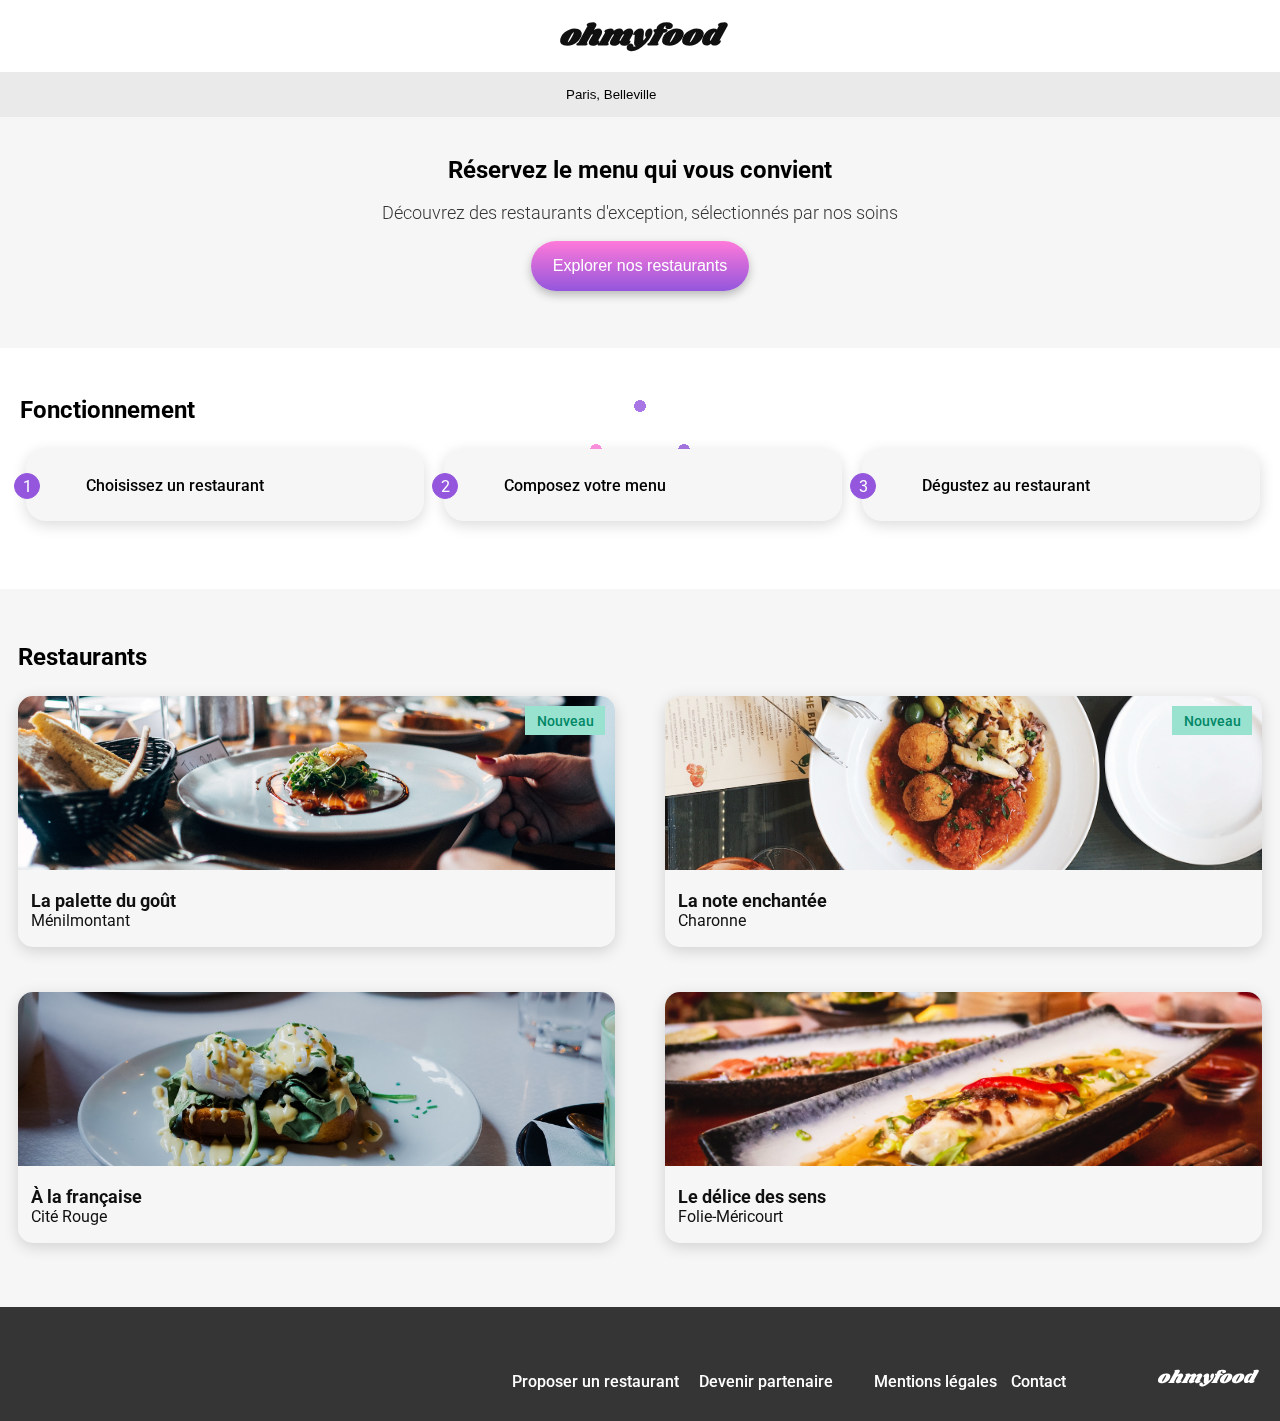
<file: public/index.html>
<!DOCTYPE html>
<html lang="en">

<head>
  <meta charset="UTF-8">
  <meta name="viewport" content="width=device-width, initial-scale=1.0">
  <link href="https://fonts.googleapis.com/css?family=Shrikhand" rel="stylesheet">
  <link rel="preconnect" href="https://fonts.googleapis.com">
  <link rel="preconnect" href="https://fonts.gstatic.com" crossorigin>
  <link href="https://fonts.googleapis.com/css2?family=Roboto&display=swap" rel="stylesheet">
  <link rel="stylesheet" href="https://cdnjs.cloudflare.com/ajax/libs/font-awesome/6.2.1/css/all.min.css"
    integrity="sha512-MV7K8+y+gLIBoVD59lQIYicR65iaqukzvf/nwasF0nqhPay5w/9lJmVM2hMDcnK1OnMGCdVK+iQrJ7lzPJQd1w=="
    crossorigin="anonymous" referrerpolicy="no-referrer">
  <link rel="stylesheet" href="../src/scss/main.css">
  <title>Ohmyfood</title>
</head>

<body>
  <div class="spinner-container">
    <div class="spinner"></div>
  </div>

  <div class="delayed-container">
    <!-- Header -->
    <header class="flex justify-center header">
      <h1 class="m-0">ohmyfood</h1>
    </header>

    <main>
      <!-- Location -->
      <div class="location-container">
        <div class="icon-container">
          <span class="fa-solid fa-location-dot"></span>
        </div>
        <input value="Paris, Belleville">
      </div>

      <!-- Description -->
      <section class="description p-0">
        <h2>
          Réservez le menu qui vous convient
        </h2>
        <p class="paragraph light">Découvrez des restaurants d'exception, sélectionnés par nos soins</p>
        <button type="button" class="btn description__btn bolder">
          Explorer nos restaurants
        </button>
      </section>

      <!-- Functioning -->
      <section class="functioning">
        <h2 class="functioning__title m-0">Fonctionnement</h2>
        <div class="functioning__cards">
          <div class="card">
            <span class="card__order">1</span>
            <div class="card__icon">
              <span class="fa-solid fa-mobile-screen-button"></span>
            </div>
            <p class="bolder">Choisissez un restaurant</p>
          </div>
          <div class="card">
            <span class="card__order">2</span>
            <div class="card__icon">
              <span class="fa-solid fa-list-ul"></span>
            </div>
            <p class="bolder">Composez votre menu</p>
          </div>
          <div class="card">
            <span class="card__order">3</span>
            <div class="card__icon card__icon--purple">
              <span class="fa-solid fa-store"></span>
            </div>
            <p class="bolder">Dégustez au restaurant</p>
          </div>
        </div>
      </section>

      <!-- Restaurants -->
      <section class="restaurants">
        <h2 class="m-0">Restaurants</h2>
        <div class="restaurants__cards">
          <a href="../src/pages/restaurants/palette-du-gout.html">
            <article class="card">
              <div class="card__img-container">
                <div class="card__img-container__new-tag bolder">Nouveau</div>
                <img class="card__img-container__img"
                  src="../src/assets/images/restaurants/jay-wennington-N_Y88TWmGwA-unsplash.jpg"
                  alt="La palette du goût">
              </div>
              <div class="card__text-container">
                <div class="card__text-container__text">
                  <h3 class="m-0">La palette du goût</h3>
                  <p class="m-0">Ménilmontant</p>
                </div>
                <div class="heart-container">
                  <span class="fa-regular fa-heart heart-empty"></span>
                  <span class="fa-solid fa-heart heart-plain"></span>
                </div>
              </div>
            </article>
          </a>
          <a href="../src/pages/restaurants/note-enchantee.html">
            <article class="card">
              <div class="card__img-container">
                <div class="card__img-container__new-tag bolder">Nouveau</div>
                <img class="card__img-container__img"
                  src="../src/assets/images/restaurants/stil-u2Lp8tXIcjw-unsplash.jpg" alt="La note enchantée">
              </div>
              <div class="card__text-container">
                <div class="card__text-container__text">
                  <h3 class="m-0">La note enchantée</h3>
                  <p class="m-0">Charonne</p>
                </div>
                <div class="heart-container">
                  <span class="fa-regular fa-heart heart-empty"></span>
                  <span class="fa-solid fa-heart heart-plain"></span>
                </div>
              </div>
            </article>
          </a>
          <a href="../src/pages/restaurants/a-la-francaise.html">
            <article class="card">
              <div class="card__img-container">
                <img class="card__img-container__img"
                  src="../src/assets/images/restaurants/toa-heftiba-DQKerTsQwi0-unsplash.jpg" alt="À la française">
              </div>
              <div class="card__text-container">
                <div class="card__text-container__text">
                  <h3 class="m-0">À la française</h3>
                  <p class="m-0">Cité Rouge</p>
                </div>
                <div class="heart-container">
                  <span class="fa-regular fa-heart heart-empty"></span>
                  <span class="fa-solid fa-heart heart-plain"></span>
                </div>
              </div>
            </article>
          </a>
          <a href="../src/pages/restaurants/delice-des-sens.html">
            <article class="card">
              <div class="card__img-container">
                <img class="card__img-container__img"
                  src="../src/assets/images/restaurants/louis-hansel-shotsoflouis-qNBGVyOCY8Q-unsplash.jpg"
                  alt="Le délice des sens">
              </div>
              <div class="card__text-container">
                <div class="card__text-container__text">
                  <h3 class="m-0">Le délice des sens</h3>
                  <p class="m-0">Folie-Méricourt</p>
                </div>
                <div class="heart-container">
                  <span class="fa-regular fa-heart heart-empty"></span>
                  <span class="fa-solid fa-heart heart-plain"></span>
                </div>
              </div>
            </article>
          </a>
        </div>
      </section>
    </main>

    <!-- Footer -->
    <footer class="footer-container">
      <h3 class="m-0 p-0 bolderer">ohmyfood</h3>
      <ul class="footer-container__list m-0 p-0">
        <li>
          <a href="#">
            <span class="fa-solid fa-utensils m-r"></span>
            <span class="footer-li-large">Proposer un restaurant</span>
          </a>
        </li>
        <li>
          <a href="#">
            <span class="fa-solid fa-handshake rotate m-r"></span>
            <span class="footer-li-large">Devenir partenaire</span>
          </a>
        </li>
        <li class="footer-li-small">
          <a href="#">
            Mentions légales
          </a>
        </li>
        <li class="footer-li-small">
          <a href="mailto:fausseadresse@gmail.com">
            Contact
          </a>
        </li>
      </ul>
    </footer>
  </div>
</body>

</html>
</file>
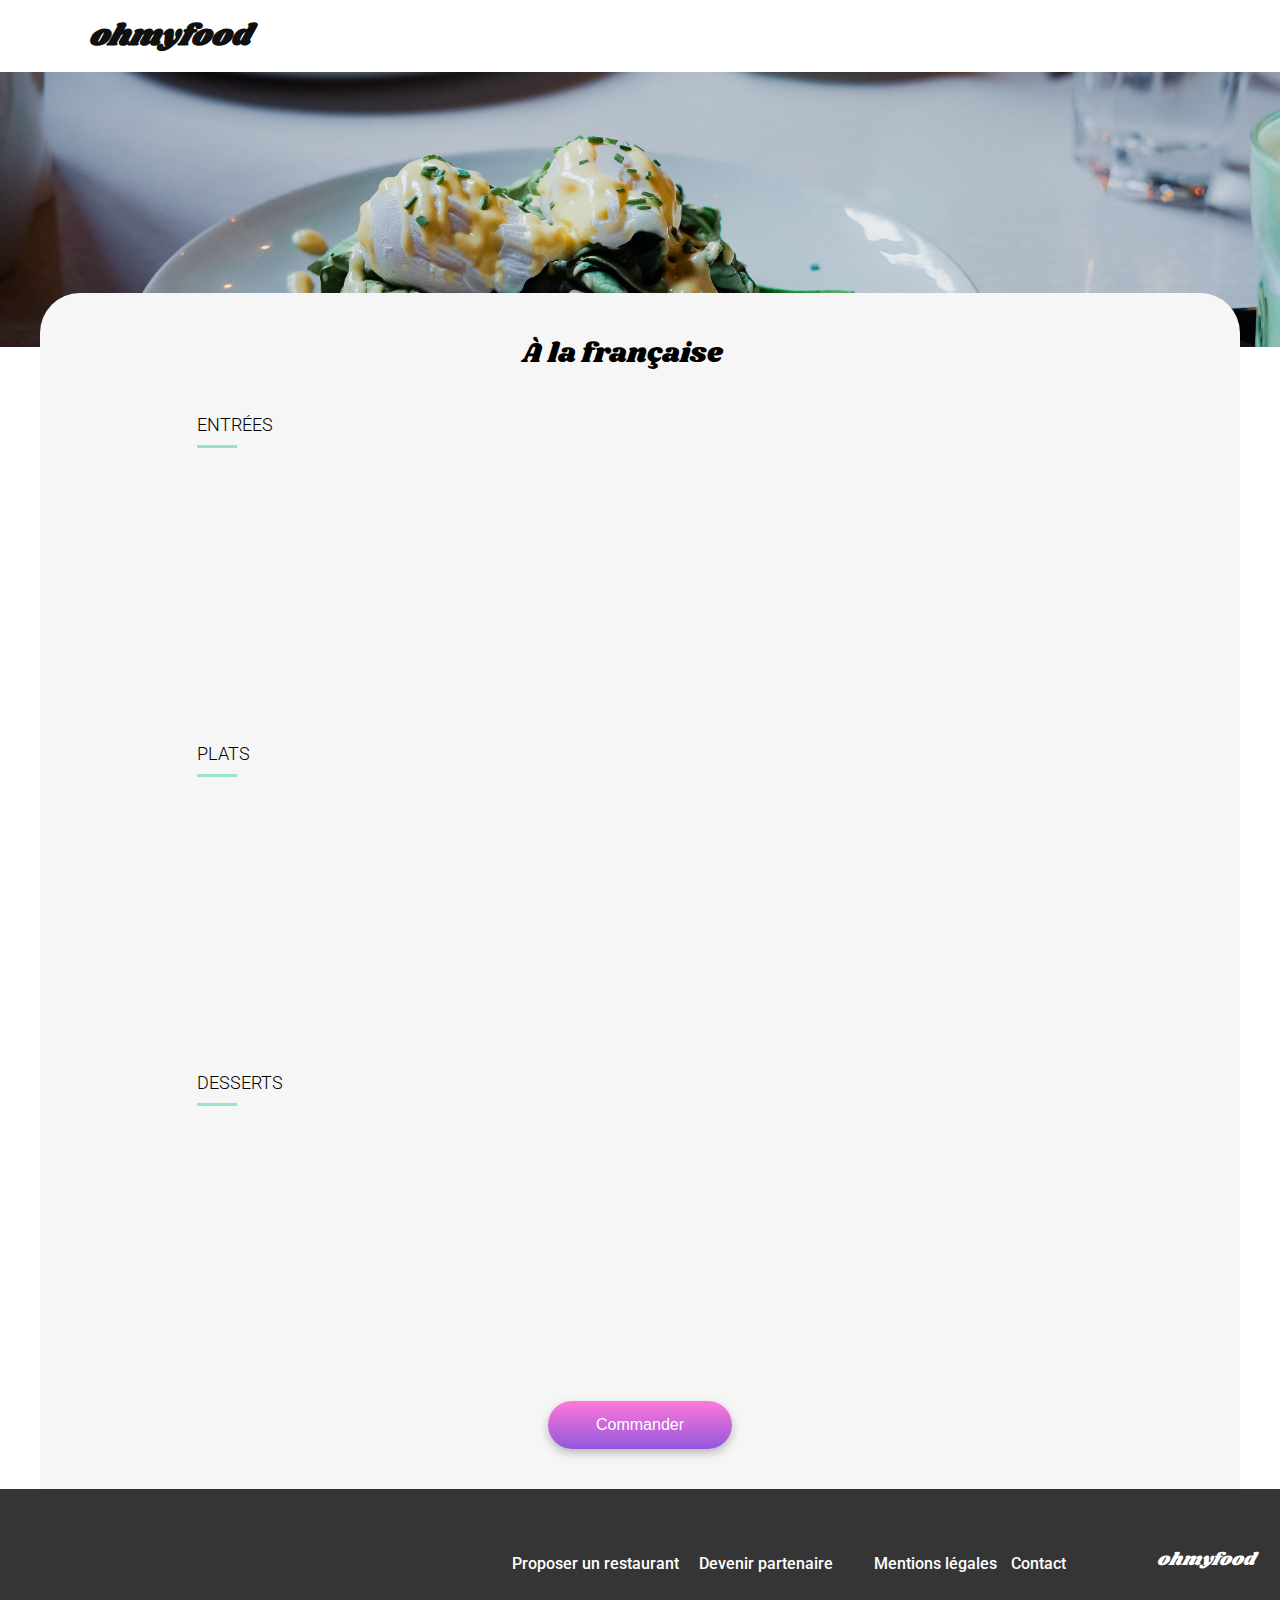
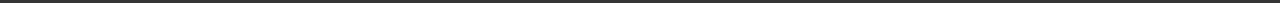
<file: src/pages/restaurants/a-la-francaise.html>
<!DOCTYPE html>
<html lang="en">

<head>
  <meta charset="UTF-8">
  <meta name="viewport" content="width=device-width, initial-scale=1.0">
  <link href="https://fonts.googleapis.com/css?family=Shrikhand" rel="stylesheet">
  <link rel="preconnect" href="https://fonts.googleapis.com">
  <link rel="preconnect" href="https://fonts.gstatic.com" crossorigin>
  <link href="https://fonts.googleapis.com/css2?family=Roboto&display=swap" rel="stylesheet">
  <link rel="stylesheet" href="https://cdnjs.cloudflare.com/ajax/libs/font-awesome/6.2.1/css/all.min.css"
    integrity="sha512-MV7K8+y+gLIBoVD59lQIYicR65iaqukzvf/nwasF0nqhPay5w/9lJmVM2hMDcnK1OnMGCdVK+iQrJ7lzPJQd1w=="
    crossorigin="anonymous" referrerpolicy="no-referrer">
  <link rel="stylesheet" href="../../scss/main.css">
  <title>À la française</title>
</head>


<body>
  <header class="flex header">
    <a class="flex header__back-nav" href="../../../public/index.html">
      <span class="fa-solid fa-arrow-left"></span>
    </a>
    <h1 class="m-0 header__title">ohmyfood</h1>
  </header>

  <!-- Main -->
  <main>
    <img class="img-restaurant" src="../../assets/images/restaurants/toa-heftiba-DQKerTsQwi0-unsplash.jpg"
      alt="À la française">

    <!-- Menu -->
    <section class="menu-container">
      <div class="flex menu__title">
        <h2 class="restaurant-name bolderer m-0 p-0">À la française</h2>
        <div class="heart-container">
          <span class="fa-regular fa-heart heart-empty"></span>
          <span class="fa-solid fa-heart heart-plain"></span>
        </div>
      </div>
      <div class="menu">
        <div class="course--1">
          <div class="course--1__title--1 m-0 p-0">
            <h3 class="course--1__title light m-0 p-0">Entrées</h3>
            <div class="course--1__title-line"></div>
          </div>
          <div class="course--1__cards">
            <article class="card--1">
              <div class="card--1__content">
                <div class="card--1__content__dish-text">
                  <h4 class="card--1__content__dish-text__title m-0">Tartare de poulpe acidulé</h4>
                  <p class="card--1__content__dish-text__subtitle m-0">Aux zestes d'orange</p>
                </div>
                <div class="flex card--1__content__dish-price bold">25€</div>
              </div>
              <div class="check m-0 p-0">
                <span class="fa-solid fa-circle-check check__icon"></span>
              </div>
            </article>
            <article class="card--2">
              <div class="card--2__content">
                <div class="card--2__content__dish-text">
                  <h4 class="card--2__content__dish-text__title m-0">Velouté de légumes d'antan</h4>
                  <p class="card--2__content__dish-text__subtitle m-0">Carotte, panais, topinambour</p>
                </div>
                <div class="flex card--2__content__dish-price bold">35€</div>
              </div>
              <div class="check m-0 p-0">
                <span class="fa-solid fa-circle-check check__icon"></span>
              </div>
            </article>
            <article class="card--3">
              <div class="card--3__content">
                <div class=" card--3__content__dish-text">
                  <h4 class="card--3__content__dish-text__title m-0">Soupe à l'oignon</h4>
                  <p class="card--3__content__dish-text__subtitle m-0">Revisitée</p>
                </div>
                <div class="flex card--3__content__dish-price bold">20€</div>
              </div>
              <div class="check m-0 p-0">
                <span class="fa-solid fa-circle-check check__icon"></span>
              </div>
            </article>
          </div>
        </div>

        <div class="course--2">
          <div class="course--2__title--1 m-0 p-0">
            <h3 class="course--2__title light m-0 p-0">Plats</h3>
            <div class="course--2__title-line"></div>
          </div>
          <div class="course--2__cards">
            <article class="card--1">
              <div class="card--1__content">
                <div class="card--1__content__dish-text">
                  <h4 class="card--1__content__dish-text__title m-0">Coquilles Saint-Jacques</h4>
                  <p class="card--1__content__dish-text__subtitle m-0">Accompagnées d'une purée de panais</p>
                </div>
                <div class="flex card--1__content__dish-price bold">40€</div>
              </div>
              <div class="check m-0 p-0">
                <span class="fa-solid fa-circle-check check__icon"></span>
              </div>
            </article>
            <article class="card--2">
              <div class="card--2__content">
                <div class="card--2__content__dish-text">
                  <h4 class="card--2__content__dish-text__title m-0">Magret de canard</h4>
                  <p class="card--2__content__dish-text__subtitle m-0">Et parmentier de pommes de terre</p>
                </div>
                <div class="flex card--2__content__dish-price bold">35€</div>
              </div>
              <div class="check m-0 p-0">
                <span class="fa-solid fa-circle-check check__icon"></span>
              </div>
            </article>
            <article class="card--3">
              <div class="card--3__content">
                <div class="card--3__content__dish-text">
                  <h4 class="card--3__content__dish-text__title m-0">Pigeonneau d’Ille-et-Vilaine</h4>
                  <p class="card--3__content__dish-text__subtitle m-0">Sur son lit de gnocchis aux légumes</p>
                </div>
                <div class="flex card--3__content__dish-price bold">44€</div>
              </div>
              <div class="check m-0 p-0">
                <span class="fa-solid fa-circle-check check__icon"></span>
              </div>
            </article>
          </div>
        </div>

        <div class="course--3">
          <div class="course--3__title--1 m-0 p-0">
            <h3 class="course--3__title light m-0 p-0">Desserts</h3>
            <div class="course--3__title-line"></div>
          </div>
          <div class="course--3__cards">
            <article class="card--1">
              <div class="card--1__content">
                <div class="card--1__content__dish-text">
                  <h4 class="card--1__content__dish-text__title m-0">Pétales de violettes glacés</h4>
                  <p class="card--1__content__dish-text__subtitle m-0">Et purée de noisettes</p>
                </div>
                <div class="flex card--1__content__dish-price bold">18€</div>
              </div>
              <div class="check m-0 p-0">
                <span class="fa-solid fa-circle-check check__icon"></span>
              </div>
            </article>
            <article class="card--2">
              <div class="card--2__content">
                <div class="card--2__content__dish-text">
                  <h4 class="card--2__content__dish-text__title m-0">Fondant au chocolat</h4>
                  <p class="card--2__content__dish-text__subtitle m-0">Revisité</p>
                </div>
                <div class="flex card--2__content__dish-price bold">22€</div>
              </div>
              <div class="check m-0 p-0">
                <span class="fa-solid fa-circle-check check__icon"></span>
              </div>
            </article>
            <article class="card--3">
              <div class="card--3__content">
                <div class="card--3__content__dish-text">
                  <h4 class="card--3__content__dish-text__title m-0">Millefeuille croustillant</h4>
                  <p class="card--3__content__dish-text__subtitle m-0">Myrtilles et pâte d’amande</p>
                </div>
                <div class="flex card--3__content__dish-price bold">23€</div>
              </div>
              <div class="check m-0 p-0">
                <span class="fa-solid fa-circle-check check__icon"></span>
              </div>
            </article>
          </div>
        </div>
      </div>
      <div class="flex menu-container__btn-container">
        <button class="btn menu-container__btn-container__btn" type="button">Commander</button>
      </div>
    </section>
  </main>

  <!-- Footer -->
  <footer class="footer-container">
    <h3 class="m-0 p-0 bolderer">ohmyfood</h3>
    <ul class="footer-container__list m-0 p-0">
      <li>
        <a href="#">
          <span class="fa-solid fa-utensils m-r"></span>
          <span class="footer-li-large">Proposer un restaurant</span>
        </a>
      </li>
      <li>
        <a href="#">
          <span class="fa-solid fa-handshake rotate m-r"></span>
          <span class="footer-li-large">Devenir partenaire</span>
        </a>
      </li>
      <li class="footer-li-small">
        <a href="#">
          Mentions légales
        </a>
      </li>
      <li class="footer-li-small">
        <a href="mailto:fausseadresse@gmail.com">
          Contact
        </a>
      </li>
    </ul>
  </footer>
</body>

</html>
</file>
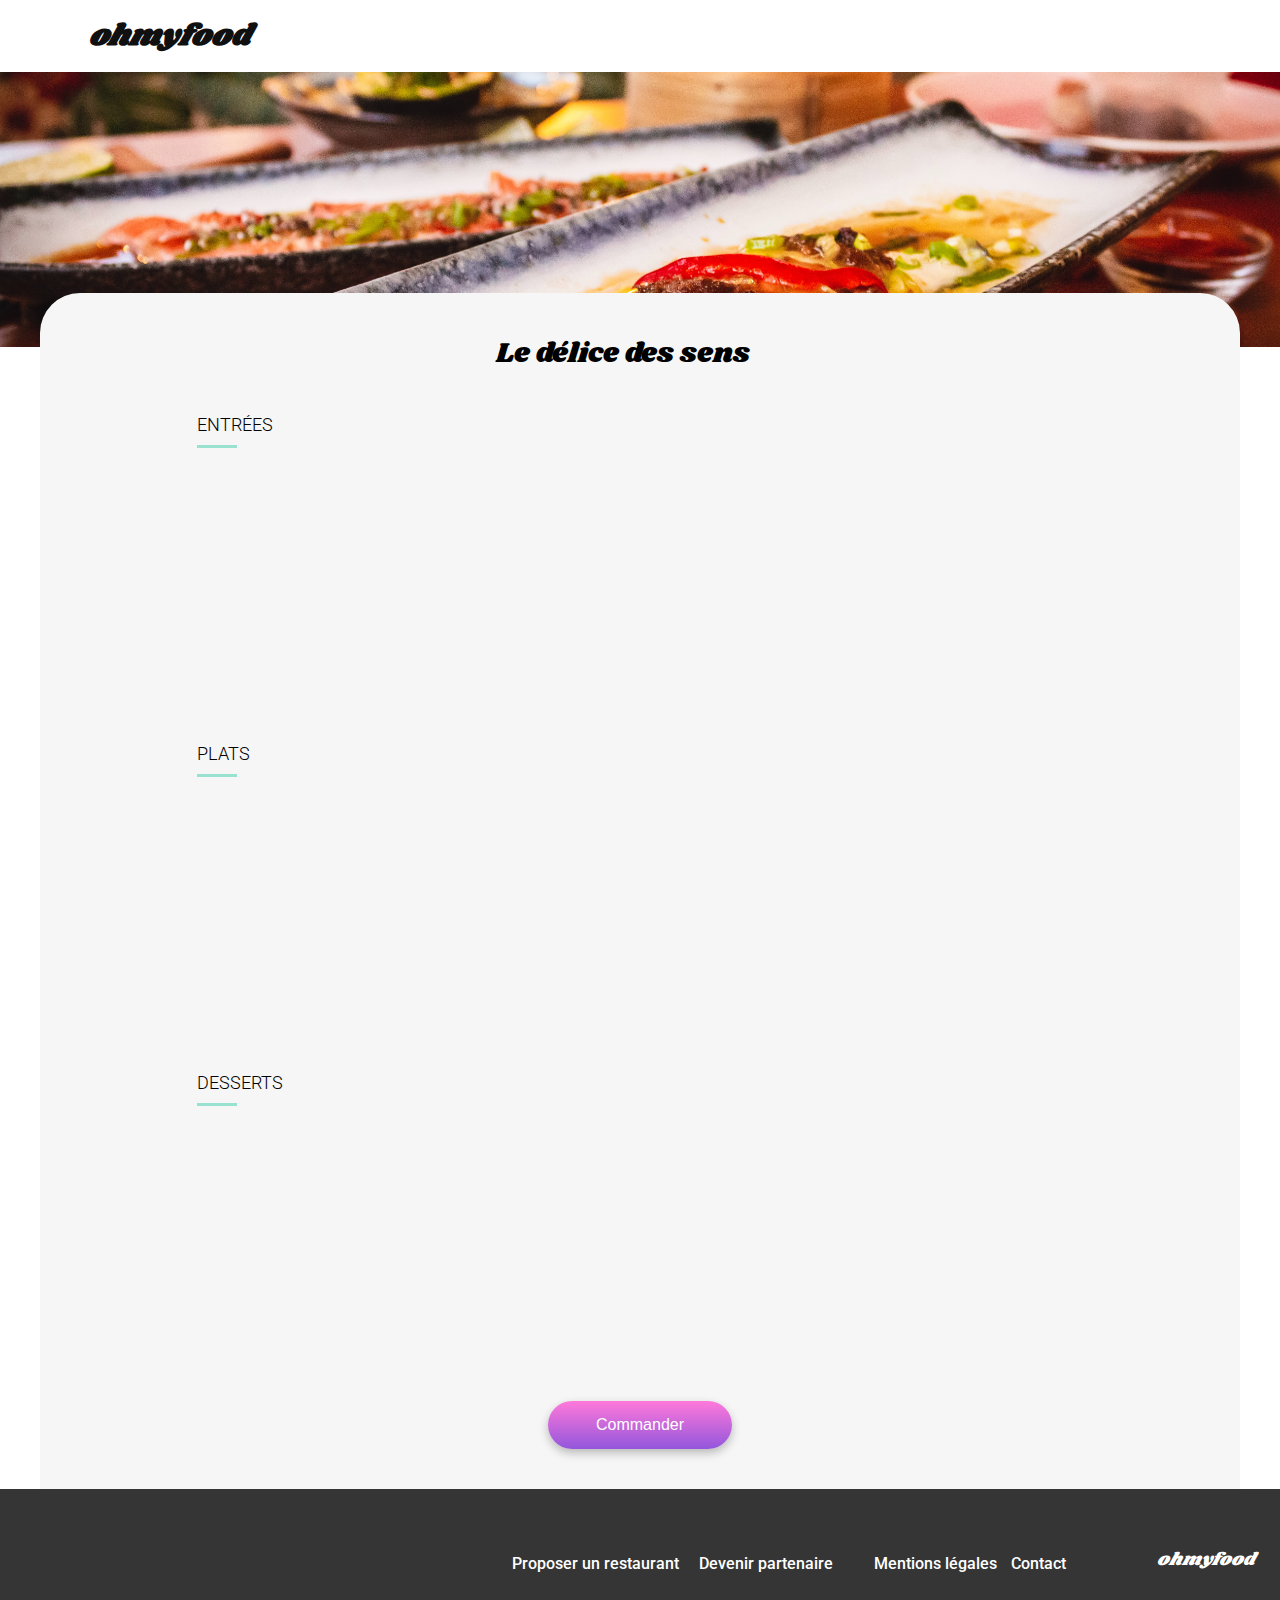
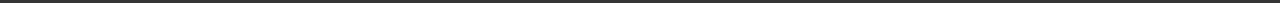
<file: src/pages/restaurants/delice-des-sens.html>
<!DOCTYPE html>
<html lang="en">

<head>
  <meta charset="UTF-8">
  <meta name="viewport" content="width=device-width, initial-scale=1.0">
  <link href="https://fonts.googleapis.com/css?family=Shrikhand" rel="stylesheet">
  <link rel="preconnect" href="https://fonts.googleapis.com">
  <link rel="preconnect" href="https://fonts.gstatic.com" crossorigin>
  <link href="https://fonts.googleapis.com/css2?family=Roboto&display=swap" rel="stylesheet">
  <link rel="stylesheet" href="https://cdnjs.cloudflare.com/ajax/libs/font-awesome/6.2.1/css/all.min.css"
    integrity="sha512-MV7K8+y+gLIBoVD59lQIYicR65iaqukzvf/nwasF0nqhPay5w/9lJmVM2hMDcnK1OnMGCdVK+iQrJ7lzPJQd1w=="
    crossorigin="anonymous" referrerpolicy="no-referrer">
  <link rel="stylesheet" href="../../scss/main.css">
  <title>Le délice des sens</title>
</head>

<body>
  <header class="flex header">
    <a class="flex header__back-nav" href="../../../public/index.html">
      <span class="fa-solid fa-arrow-left"></span>
    </a>
    <h1 class="m-0 header__title">ohmyfood</h1>
  </header>

  <!-- Main -->
  <main>
    <img class="img-restaurant" src="../../assets/images/restaurants/louis-hansel-shotsoflouis-qNBGVyOCY8Q-unsplash.jpg"
      alt="Le délice des sens">

    <!-- Menu -->
    <section class="menu-container">
      <div class="flex menu__title">
        <h2 class="restaurant-name bolderer m-0 p-0">Le délice des sens</h2>
        <div class="heart-container">
          <span class="fa-regular fa-heart heart-empty"></span>
          <span class="fa-solid fa-heart heart-plain"></span>
        </div>
      </div>
      <div class="menu">
        <div class="course--1">
          <div class="course--1__title--1 m-0 p-0">
            <h3 class="course--1__title light m-0 p-0">Entrées</h3>
            <div class="course--1__title-line"></div>
          </div>
          <div class="course--1__cards">
            <article class="card--1">
              <div class="card--1__content">
                <div class="card--1__content__dish-text">
                  <h4 class="card--1__content__dish-text__title m-0">Tartare de thon</h4>
                  <p class="card--1__content__dish-text__subtitle m-0">Assaisonné au yuzu</p>
                </div>
                <div class="flex card--1__content__dish-price bold">25€</div>
              </div>
              <div class="check m-0 p-0">
                <span class="fa-solid fa-circle-check check__icon"></span>
              </div>
            </article>
            <article class="card--2">
              <div class="card--2__content">
                <div class="card--2__content__dish-text">
                  <h4 class="card--2__content__dish-text__title m-0">Bouchée de homard croustillant</h4>
                  <p class="card--2__content__dish-text__subtitle m-0">Et sa farandole de petits légumes</p>
                </div>
                <div class="flex card--2__content__dish-price bold">35€</div>
              </div>
              <div class="check m-0 p-0">
                <span class="fa-solid fa-circle-check check__icon"></span>
              </div>
            </article>
            <article class="card--3">
              <div class="card--3__content">
                <div class="card--3__content__dish-text">
                  <h4 class="card--3__content__dish-text__title m-0">Poulet rôti aux herbes de Provence</h4>
                  <p class="card--3__content__dish-text__subtitle m-0">Et sa crème de truffe</p>
                </div>
                <div class="flex card--3__content__dish-price bold">40€</div>
              </div>
              <div class="check m-0 p-0">
                <span class="fa-solid fa-circle-check check__icon"></span>
              </div>
            </article>
          </div>
        </div>

        <div class="course--2">
          <div class="course--2__title--1 m-0 p-0">
            <h3 class="course--2__title light m-0 p-0">Plats</h3>
            <div class="course--2__title-line"></div>
          </div>
          <div class="course--2__cards">
            <article class="card--1">
              <div class="card--1__content">
                <div class="card--1__content__dish-text">
                  <h4 class="card--1__content__dish-text__title m-0">Poulet rôti aux herbes de Provence</h4>
                  <p class="card--1__content__dish-text__subtitle m-0">Et sa crème de truffe</p>
                </div>
                <div class="flex card--1__content__dish-price bold">40€</div>
              </div>
              <div class="check m-0 p-0">
                <span class="fa-solid fa-circle-check check__icon"></span>
              </div>
            </article>
            <article class="card--2">
              <div class="card--2__content">
                <div class="card--2__content__dish-text">
                  <h4 class="card--2__content__dish-text__title m-0">Langouste rôtie</h4>
                  <p class="card--2__content__dish-text__subtitle m-0">Et ses légumes de saison</p>
                </div>
                <div class="flex card--2__content__dish-price bold">35€</div>
              </div>
              <div class="check m-0 p-0">
                <span class="fa-solid fa-circle-check check__icon"></span>
              </div>
            </article>
            <article class="card--3">
              <div class="card--3__content">
                <div class="card--3__content__dish-text">
                  <h4 class="card--3__content__dish-text__title m-0">Côte de bœuf Angus</h4>
                  <p class="card--3__content__dish-text__subtitle m-0">Et sa purée de panais</p>
                </div>
                <div class="flex card--3__content__dish-price bold">44€</div>
              </div>
              <div class="check m-0 p-0">
                <span class="fa-solid fa-circle-check check__icon"></span>
              </div>
            </article>
          </div>
        </div>

        <div class="course--3">
          <div class="course--3__title--1 m-0 p-0">
            <h3 class="course--3__title light m-0 p-0">Desserts</h3>
            <div class="course--3__title-line"></div>
          </div>
          <div class="course--3__cards">
            <article class="card--1">
              <div class="card--1__content">
                <div class="card--1__content__dish-text">
                  <h4 class="card--1__content__dish-text__title m-0">Œuf au plat</h4>
                  <p class="card--1__content__dish-text__subtitle m-0">Assaisonné à la truffe sur lit de caviar</p>
                </div>
                <div class="flex card--1__content__dish-price bold">76€</div>
              </div>
              <div class="check m-0 p-0">
                <span class="fa-solid fa-circle-check check__icon"></span>
              </div>
            </article>
            <article class="card--2">
              <div class="card--2__content">
                <div class="card--2__content__dish-text">
                  <h4 class="card--2__content__dish-text__title m-0">Crème brulée</h4>
                  <p class="card--2__content__dish-text__subtitle m-0">Crème brulée</p>
                </div>
                <div class="flex card--2__content__dish-price bold">22€</div>
              </div>
              <div class="check m-0 p-0">
                <span class="fa-solid fa-circle-check check__icon"></span>
              </div>
            </article>
            <article class="card--3">
              <div class="card--3__content">
                <div class="card--3__content__dish-text">
                  <h4 class="card--3__content__dish-text__title m-0">Tiramisu</h4>
                  <p class="card--3__content__dish-text__subtitle m-0">À la noisette</p>
                </div>
                <div class="flex card--3__content__dish-price bold">23€</div>
              </div>
              <div class="check m-0 p-0">
                <span class="fa-solid fa-circle-check check__icon"></span>
              </div>
            </article>
          </div>
        </div>
      </div>
      <div class="flex menu-container__btn-container">
        <button class="btn menu-container__btn-container__btn" type="button">Commander</button>
      </div>
    </section>
  </main>

  <!-- Footer -->
  <footer class="footer-container">
    <h3 class="m-0 p-0 bolderer">ohmyfood</h3>
    <ul class="footer-container__list m-0 p-0">
      <li>
        <a href="#">
          <span class="fa-solid fa-utensils m-r"></span>
          <span class="footer-li-large">Proposer un restaurant</span>
        </a>
      </li>
      <li>
        <a href="#">
          <span class="fa-solid fa-handshake rotate m-r"></span>
          <span class="footer-li-large">Devenir partenaire</span>
        </a>
      </li>
      <li class="footer-li-small">
        <a href="#">
          Mentions légales
        </a>
      </li>
      <li class="footer-li-small">
        <a href="mailto:fausseadresse@gmail.com">
          Contact
        </a>
      </li>
    </ul>
  </footer>
</body>

</html>
</file>
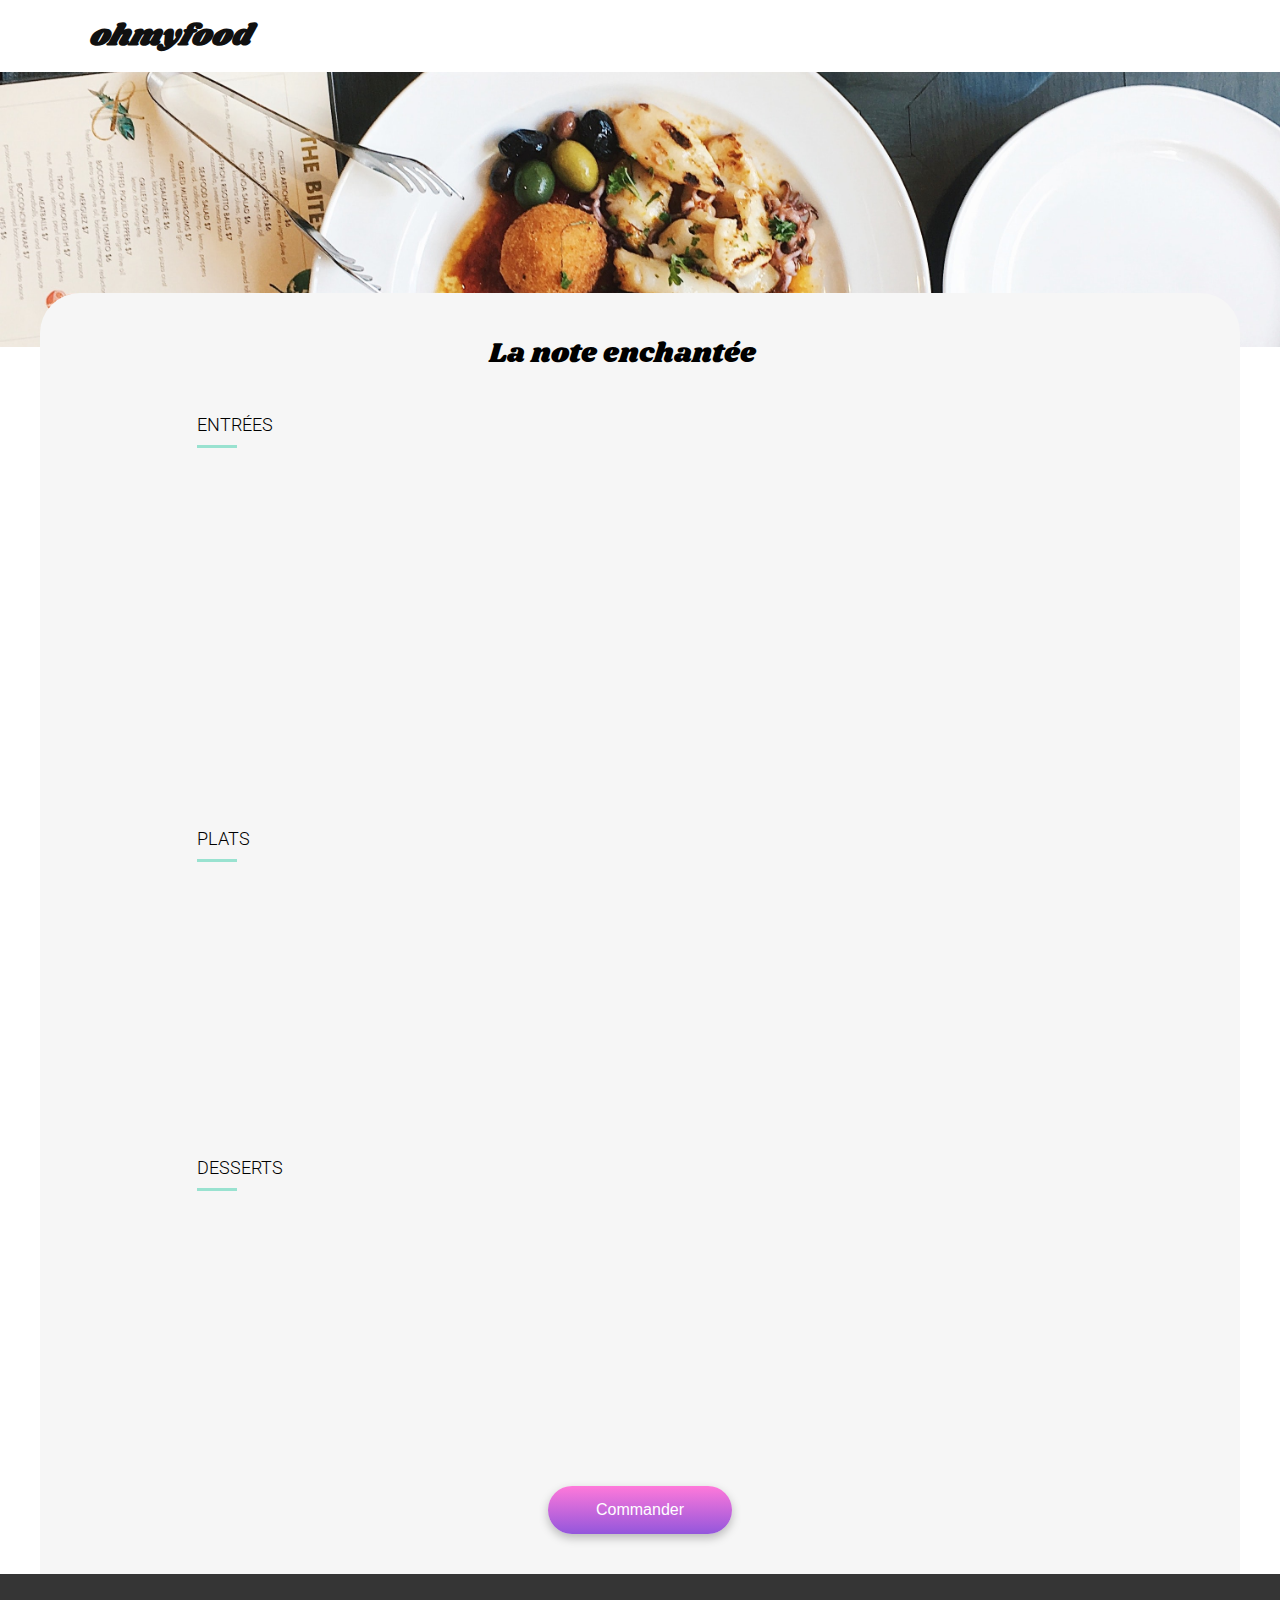
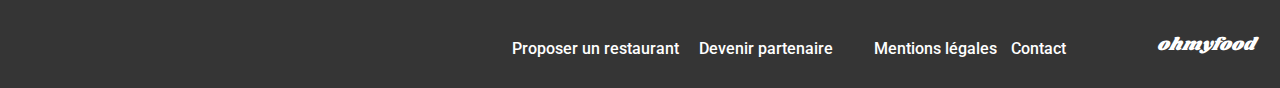
<file: src/pages/restaurants/note-enchantee.html>
<!DOCTYPE html>
<html lang="en">

<head>
  <meta charset="UTF-8">
  <meta name="viewport" content="width=device-width, initial-scale=1.0">
  <link href="https://fonts.googleapis.com/css?family=Shrikhand" rel="stylesheet">
  <link rel="preconnect" href="https://fonts.googleapis.com">
  <link rel="preconnect" href="https://fonts.gstatic.com" crossorigin>
  <link href="https://fonts.googleapis.com/css2?family=Roboto&display=swap" rel="stylesheet">
  <link rel="stylesheet" href="https://cdnjs.cloudflare.com/ajax/libs/font-awesome/6.2.1/css/all.min.css"
    integrity="sha512-MV7K8+y+gLIBoVD59lQIYicR65iaqukzvf/nwasF0nqhPay5w/9lJmVM2hMDcnK1OnMGCdVK+iQrJ7lzPJQd1w=="
    crossorigin="anonymous" referrerpolicy="no-referrer">
  <link rel="stylesheet" href="../../scss/main.css">
  <title>La note enchantée</title>
</head>

<body>
  <header class="flex header">
    <a class="flex header__back-nav" href="../../../public/index.html">
      <span class="fa-solid fa-arrow-left"></span>
    </a>
    <h1 class="m-0 header__title">ohmyfood</h1>
  </header>

  <!-- Main -->
  <main>
    <img class="img-restaurant" src="../../assets/images/restaurants/stil-u2Lp8tXIcjw-unsplash.jpg"
      alt="La note enchantée">

    <!-- Menu -->
    <section class="menu-container">
      <div class="flex menu__title">
        <h2 class="restaurant-name bolderer m-0 p-0">La note enchantée</h2>
        <div class="heart-container">
          <span class="fa-regular fa-heart heart-empty"></span>
          <span class="fa-solid fa-heart heart-plain"></span>
        </div>
      </div>
      <div class="menu">
        <div class="course--1">
          <div class="course--1__title--1 m-0 p-0">
            <h3 class="course--1__title light m-0 p-0">Entrées</h3>
            <div class="course--1__title-line"></div>
          </div>
          <div class="course--1__cards">
            <article class="card--1">
              <div class="card--1__content">
                <div class="card--1__content__dish-text">
                  <h4 class="card--1__content__dish-text__title m-0">Ravioles de foie gras</h4>
                  <p class="card--1__content__dish-text__subtitle m-0">Accompagnées de leur crème à la truffe</p>
                </div>
                <div class="flex card--1__content__dish-price bold">25€</div>
              </div>
              <div class="check m-0 p-0">
                <span class="fa-solid fa-circle-check check__icon"></span>
              </div>
            </article>
            <article class="card--2">
              <div class="card--2__content">
                <div class="card--2__content__dish-text">
                  <h4 class="card--2__content__dish-text__title m-0">Caviar osciètre</h4>
                  <p class="card--2__content__dish-text__subtitle m-0">Sur blini à la farine de blé noir</p>
                </div>
                <div class="flex card--2__content__dish-price bold">35€</div>
              </div>
              <div class="check m-0 p-0">
                <span class="fa-solid fa-circle-check check__icon"></span>
              </div>
            </article>
            <article class="card--3">
              <div class="card--3__content">
                <div class="card--3__content__dish-text">
                  <h4 class="card--3__content__dish-text__title m-0">Homard et espuma de potiron</h4>
                  <p class="card--3__content__dish-text__subtitle m-0">Marinés aux zestes d'orange</p>
                </div>
                <div class="flex card--3__content__dish-price bold">20€</div>
              </div>
              <div class="check m-0 p-0">
                <span class="fa-solid fa-circle-check check__icon"></span>
              </div>
            </article>
            <article class="card--4">
              <div class="card--4__content">
                <div class="card--4__content__dish-text">
                  <h4 class="card--4__content__dish-text__title m-0">Foie gras de canard cuit entier</h4>
                  <p class="card--4__content__dish-text__subtitle m-0">Confiture de figue et pain toasté</p>
                </div>
                <div class="flex card--4__content__dish-price bold">35€</div>
              </div>
              <div class="check m-0 p-0">
                <span class="fa-solid fa-circle-check check__icon"></span>
              </div>
            </article>
          </div>
        </div>

        <div class="course--2">
          <div class="course--1__title--1 m-0 p-0">
            <h3 class="course--1__title light m-0 p-0">Plats</h3>
            <div class="course--1__title-line"></div>
          </div>
          <div class="course--2__cards">
            <article class="card--1">
              <div class="card--1__content">
                <div class="card--1__content__dish-text">
                  <h4 class="card--1__content__dish-text__title m-0">Noix de coquilles Saint-Jacques</h4>
                  <p class="card--1__content__dish-text__subtitle m-0">Sur lit de purée de céleri-rave</p>
                </div>
                <div class="flex card--1__content__dish-price bold">40€</div>
              </div>
              <div class="check m-0 p-0">
                <span class="fa-solid fa-circle-check check__icon"></span>
              </div>
            </article>
            <article class="card--2">
              <div class="card--2__content">
                <div class="card--2__content__dish-text">
                  <h4 class="card--2__content__dish-text__title m-0">Langoustine poêlée</h4>
                  <p class="card--2__content__dish-text__subtitle m-0">Purée de patate douce</p>
                </div>
                <div class="flex card--2__content__dish-price bold">35€</div>
              </div>
              <div class="check m-0 p-0">
                <span class="fa-solid fa-circle-check check__icon"></span>
              </div>
            </article>
            <article class="card--3">
              <div class="card--3__content">
                <div class="card--3__content__dish-text">
                  <h4 class="card--3__content__dish-text__title m-0">Mijoté de queue de bœuf</h4>
                  <p class="card--3__content__dish-text__subtitle m-0">Et riz sauvage aux zestes de citron</p>
                </div>
                <div class="flex card--3__content__dish-price bold">45€</div>
              </div>
              <div class="check m-0 p-0">
                <span class="fa-solid fa-circle-check check__icon"></span>
              </div>
            </article>
          </div>
        </div>

        <div class="course--3">
          <div class="course--1__title--1 m-0 p-0">
            <h3 class="course--1__title light m-0 p-0">Desserts</h3>
            <div class="course--1__title-line"></div>
          </div>
          <div class="course--3__cards">
            <article class="card--1">
              <div class="card--1__content">
                <div class="card--1__content__dish-text">
                  <h4 class="card--1__content__dish-text__title m-0">Macaron noisette et chocolat</h4>
                  <p class="card--1__content__dish-text__subtitle m-0">Glace au caramel brun et sel de Guérande</p>
                </div>
                <div class="flex card--1__content__dish-price bold">18€</div>
              </div>
              <div class="check m-0 p-0">
                <span class="fa-solid fa-circle-check check__icon"></span>
              </div>
            </article>
            <article class="card--2">
              <div class="card--2__content">
                <div class="card--2__content__dish-text">
                  <h4 class="card--2__content__dish-text__title m-0">Baba au rhum revisité</h4>
                  <p class="card--2__content__dish-text__subtitle m-0">Et glace à la vanille de Avec son coulis de
                    citron
                  </p>
                </div>
                <div class="flex card--2__content__dish-price bold">22€</div>
              </div>
              <div class="check m-0 p-0">
                <span class="fa-solid fa-circle-check check__icon"></span>
              </div>
            </article>
            <article class="card--3">
              <div class="card--3__content">
                <div class="card--3__content__dish-text">
                  <h4 class="card--3__content__dish-text__title m-0">Tarte au citron meringuée</h4>
                  <p class="card--3__content__dish-text__subtitle m-0">Déstructurée</p>
                </div>
                <div class="flex card--3__content__dish-price bold">23€</div>
              </div>
              <div class="check m-0 p-0">
                <span class="fa-solid fa-circle-check check__icon"></span>
              </div>
            </article>
          </div>
        </div>
      </div>
      <div class="flex menu-container__btn-container">
        <button class="btn menu-container__btn-container__btn" type="button">Commander</button>
      </div>
    </section>
  </main>

  <!-- Footer -->
  <footer class="footer-container">
    <h3 class="m-0 p-0 bolderer">ohmyfood</h3>
    <ul class="footer-container__list m-0 p-0">
      <li>
        <a href="#">
          <span class="fa-solid fa-utensils m-r"></span>
          <span class="footer-li-large">Proposer un restaurant</span>
        </a>
      </li>
      <li>
        <a href="#">
          <span class="fa-solid fa-handshake rotate m-r"></span>
          <span class="footer-li-large">Devenir partenaire</span>
        </a>
      </li>
      <li class="footer-li-small">
        <a href="#">
          Mentions légales
        </a>
      </li>
      <li class="footer-li-small">
        <a href="mailto:fausseadresse@gmail.com">
          Contact
        </a>
      </li>
    </ul>
  </footer>
</body>

</html>
</file>
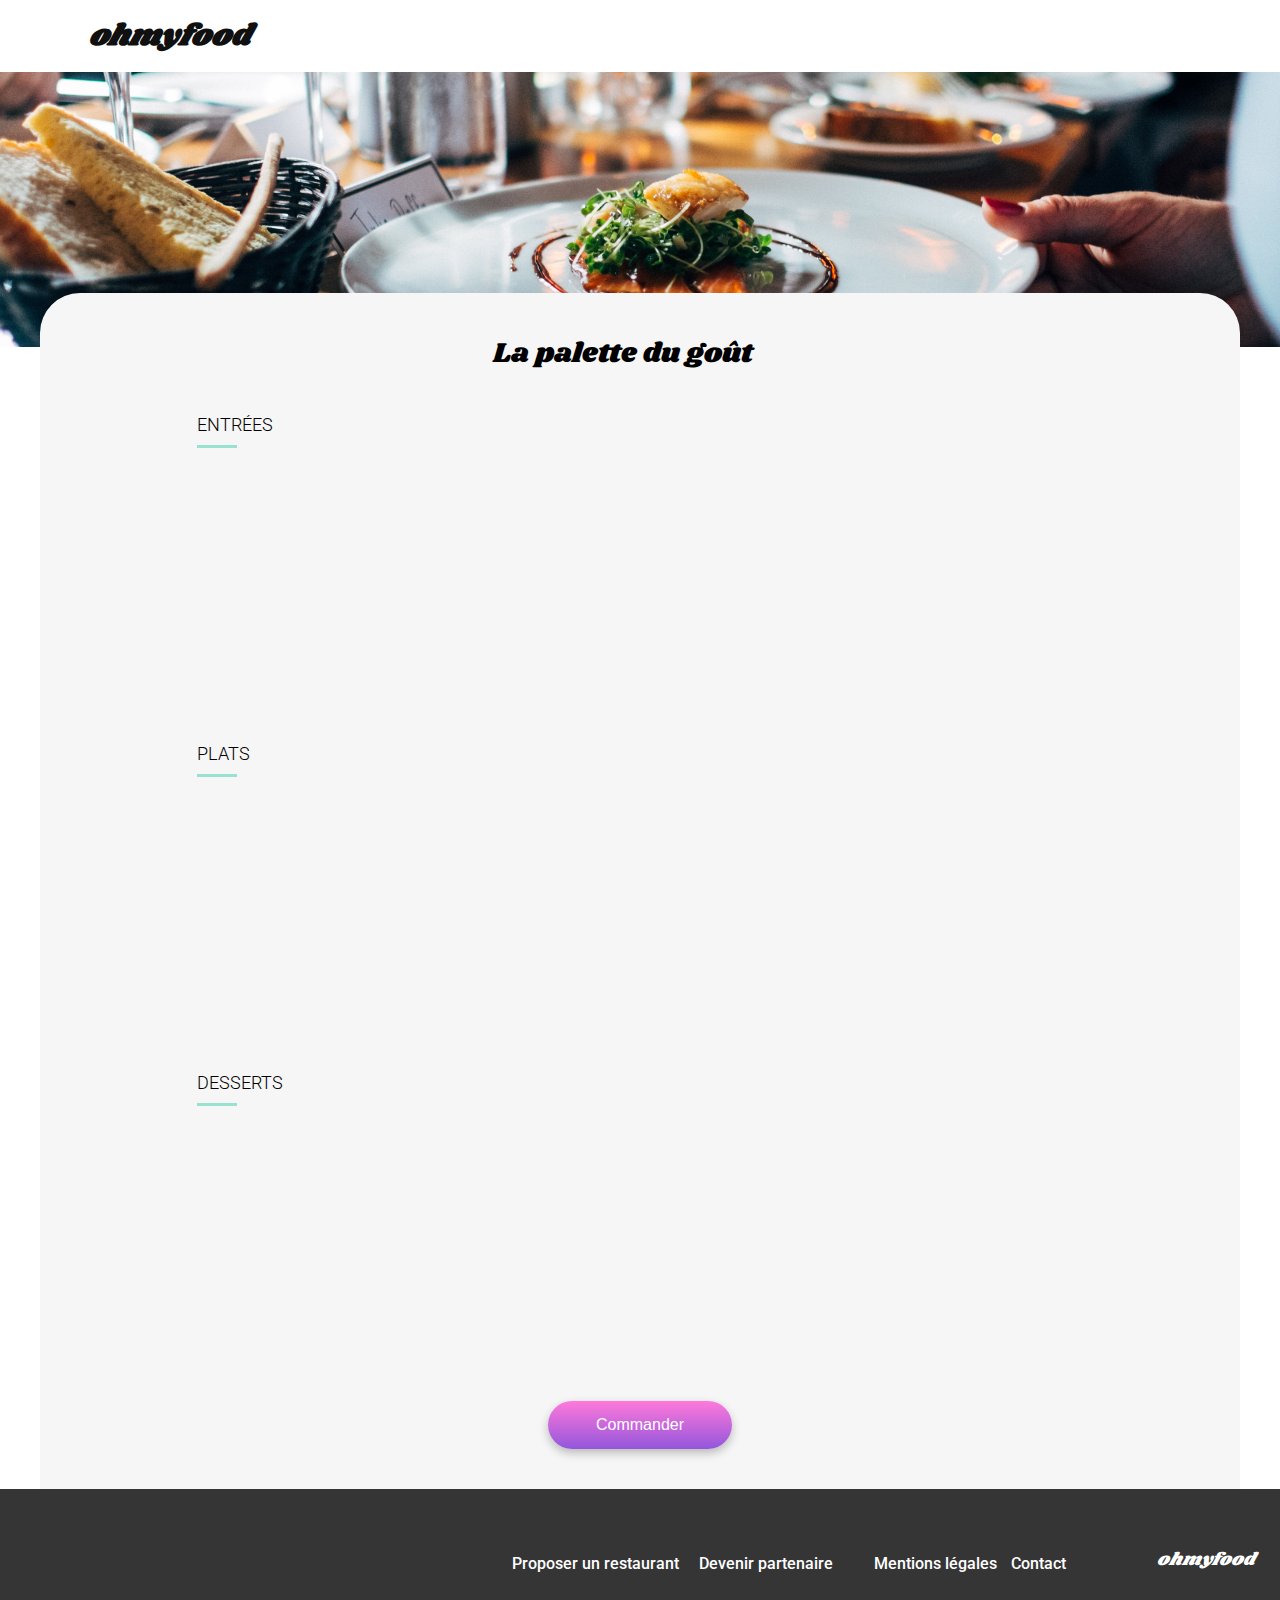
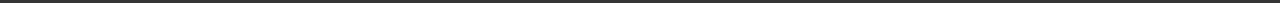
<file: src/pages/restaurants/palette-du-gout.html>
<!DOCTYPE html>
<html lang="en">

<head>
  <meta charset="UTF-8">
  <meta name="viewport" content="width=device-width, initial-scale=1.0">
  <link href="https://fonts.googleapis.com/css?family=Shrikhand" rel="stylesheet">
  <link rel="preconnect" href="https://fonts.googleapis.com">
  <link rel="preconnect" href="https://fonts.gstatic.com" crossorigin>
  <link href="https://fonts.googleapis.com/css2?family=Roboto&display=swap" rel="stylesheet">
  <link rel="stylesheet" href="https://cdnjs.cloudflare.com/ajax/libs/font-awesome/6.2.1/css/all.min.css"
    integrity="sha512-MV7K8+y+gLIBoVD59lQIYicR65iaqukzvf/nwasF0nqhPay5w/9lJmVM2hMDcnK1OnMGCdVK+iQrJ7lzPJQd1w=="
    crossorigin="anonymous" referrerpolicy="no-referrer">
  <link rel="stylesheet" href="../../scss/main.css">
  <title>La palette du goût</title>
</head>

<body>
  <header class="flex header">
    <a class="flex header__back-nav" href="../../../public/index.html">
      <span class="fa-solid fa-arrow-left"></span>
    </a>
    <h1 class="m-0 header__title">ohmyfood</h1>
  </header>

  <!-- Main -->
  <main>
    <img class="img-restaurant" src="../../assets/images/restaurants/jay-wennington-N_Y88TWmGwA-unsplash.jpg"
      alt="La palette du goût">

    <!-- Menu -->
    <section class="menu-container">
      <div class="flex menu__title">
        <h2 class="restaurant-name bolderer m-0 p-0">La palette du goût</h2>
        <div class="heart-container">
          <span class="fa-regular fa-heart heart-empty"></span>
          <span class="fa-solid fa-heart heart-plain"></span>
        </div>
      </div>
      <div class="menu">
        <div class="course--1">
          <div class="course--1__title--1 m-0 p-0">
            <h3 class="course--1__title light m-0 p-0">Entrées</h3>
            <div class="course--1__title-line"></div>
          </div>
          <div class="course--1__cards">
            <article class="card--1">
              <div class="card--1__content">
                <div class="card--1__content__dish-text">
                  <h4 class="card--1__content__dish-text__title m-0">Fricassée d'escargots</h4>
                  <p class="card--1__content__dish-text__subtitle m-0">Au piment d'Espelette</p>
                </div>
                <div class="flex card--1__content__dish-price bold">25€</div>
              </div>
              <div class="check m-0 p-0">
                <span class="fa-solid fa-circle-check check__icon"></span>
              </div>
            </article>
            <article class="card--2">
              <div class="card--2__content">
                <div class="card--2__content__dish-text">
                  <h4 class="card--2__content__dish-text__title m-0">Foie gras de canard mi-cuit</h4>
                  <p class="card--2__content__dish-text__subtitle m-0">Et ses copeaux de truffes noires</p>
                </div>
                <div class="flex card--2__content__dish-price bold">35€</div>
              </div>
              <div class="check m-0 p-0">
                <span class="fa-solid fa-circle-check check__icon"></span>
              </div>
            </article>
            <article class="card--3">
              <div class="card--3__content">
                <div class="card--3__content__dish-text">
                  <h4 class="card--3__content__dish-text__title m-0">Œuf au plat</h4>
                  <p class="card--3__content__dish-text__subtitle m-0">Assaisonné à la truffe sur lit de caviar</p>
                </div>
                <div class="flex card--3__content__dish-price bold">20€</div>
              </div>
              <div class="check m-0 p-0">
                <span class="fa-solid fa-circle-check check__icon"></span>
              </div>
            </article>
          </div>
        </div>

        <div class="course--2">
          <div class="course--2__title course--2__title--2 m-0 p-0">
            <h3 class="course--1__title light m-0 p-0">Plats</h3>
            <div class="course--2__title-line"></div>
          </div>
          <div class="course--2__cards">
            <article class="card--1">
              <div class="card--1__content">
                <div class="card--1__content__dish-text">
                  <h4 class="card--1__content__dish-text__title m-0">Filet de bœuf aux herbes</h4>
                  <p class="card--1__content__dish-text__subtitle m-0">Accompagné de sa ribambelle de légumes</p>
                </div>
                <div class="flex card--1__content__dish-price bold">40€</div>
              </div>
              <div class="check m-0 p-0">
                <span class="fa-solid fa-circle-check check__icon"></span>
              </div>
            </article>
            <article class="card--2">
              <div class="card--2__content">
                <div class="card--2__content__dish-text">
                  <h4 class="card--2__content__dish-text__title m-0">Parmentier de queue de bœuf</h4>
                  <p class="card--2__content__dish-text__subtitle m-0">À la truffe noire sur sa purée de panais</p>
                </div>
                <div class="flex card--2__content__dish-price bold">35€</div>
              </div>
              <div class="check m-0 p-0">
                <span class="fa-solid fa-circle-check check__icon"></span>
              </div>
            </article>
            <article class="card--3">
              <div class="card--3__content">
                <div class="card--3__content__dish-text">
                  <h4 class="card--3__content__dish-text__title m-0">Filet de turbot</h4>
                  <p class="card--3__content__dish-text__subtitle m-0">Aux agrumes</p>
                </div>
                <div class="flex card--3__content__dish-price bold">44€</div>
              </div>
              <div class="check m-0 p-0">
                <span class="fa-solid fa-circle-check check__icon"></span>
              </div>
            </article>
          </div>
        </div>

        <div class="course--3">
          <div class="course--3__title course--3__title--3 m-0 p-0">
            <h3 class="course--1__title light m-0 p-0">Desserts</h3>
            <div class="course--3__title-line"></div>
          </div>
          <div class="course--3__cards">
            <article class="card--1">
              <div class="card--1__content">
                <div class="card--1__content__dish-text">
                  <h4 class="card--1__content__dish-text__title m-0">Paris-Brest</h4>
                  <p class="card--1__content__dish-text__subtitle m-0">Revisité</p>
                </div>
                <div class="flex card--1__content__dish-price bold">18€</div>
              </div>
              <div class="check m-0 p-0">
                <span class="fa-solid fa-circle-check check__icon"></span>
              </div>
            </article>
            <article class="card--2">
              <div class="card--2__content">
                <div class="card--2__content__dish-text">
                  <h4 class="card--2__content__dish-text__title m-0">Macaron au chocolat d'exception</h4>
                  <p class="card--2__content__dish-text__subtitle m-0">Et glace à la vanille de Madagascar</p>
                </div>
                <div class="flex card--2__content__dish-price bold">22€</div>
              </div>
              <div class="check m-0 p-0">
                <span class="fa-solid fa-circle-check check__icon"></span>
              </div>
            </article>
            <article class="card--3">
              <div class="card--3__content">
                <div class="card--3__content__dish-text">
                  <h4 class="card--3__content__dish-text__title m-0">Mousse au chocolat</h4>
                  <p class="card--3__content__dish-text__subtitle m-0">Au piment d'Espelette et à la truffe noire</p>
                </div>
                <div class="flex card--3__content__dish-price bold">23€</div>
              </div>
              <div class="check m-0 p-0">
                <span class="fa-solid fa-circle-check check__icon"></span>
              </div>
            </article>
          </div>
        </div>
      </div>
      <div class="flex menu-container__btn-container">
        <button class="btn menu-container__btn-container__btn" type="button">Commander</button>
      </div>
    </section>
  </main>

  <!-- Footer -->
  <footer class="footer-container">
    <h3 class="m-0 p-0 bolderer">ohmyfood</h3>
    <ul class="footer-container__list m-0 p-0">
      <li>
        <a href="#">
          <span class="fa-solid fa-utensils m-r"></span>
          <span class="footer-li-large">Proposer un restaurant</span>
        </a>
      </li>
      <li>
        <a href="#">
          <span class="fa-solid fa-handshake rotate m-r"></span>
          <span class="footer-li-large">Devenir partenaire</span>
        </a>
      </li>
      <li class="footer-li-small">
        <a href="#">
          Mentions légales
        </a>
      </li>
      <li class="footer-li-small">
        <a href="mailto:fausseadresse@gmail.com">
          Contact
        </a>
      </li>
    </ul>
  </footer>
</body>

</html>
</file>
<file: src/scss/main.css>
/** 
  Index
*/
/**
  Restaurants
*/
/**
  Breakpoints
*/
/**
  Mixin
*/
html {
  box-sizing: border-box;
}

body {
  margin: 0;
}

h1 {
  font-family: Shrikhand;
  font-size: 1.875em;
  font-style: italic;
  color: #101010;
  padding: 14px 0;
}

a {
  text-decoration: none;
  color: #101010;
}

.m-0 {
  margin: 0;
}

.p-0 {
  padding: 0;
}

.light {
  font-weight: 300;
}

.bolderer {
  font-weight: 400;
}

.bolder {
  font-weight: 500;
}

.bold {
  font-weight: 700;
}

body {
  font-family: Roboto;
}

h3 {
  font-size: 1.125em;
}

.restaurant-name {
  font-family: Shrikhand;
  font-size: 1.75em;
}

.dish-title {
  font-size: 1.125em;
}

/**
  Common
*/
.btn {
  box-shadow: 0px 4px 10px 0px rgba(0, 0, 0, 0.25);
  border-radius: 25px;
  font-size: 1em;
  background: linear-gradient(#FF79DA, #9356DC);
  color: #ffffff;
  border: none;
  position: relative;
  z-index: 1;
}
.btn:hover::after {
  opacity: 1;
}
.btn::after {
  content: "";
  position: absolute;
  top: 0;
  bottom: 0;
  right: 0;
  left: 0;
  border-radius: 25px;
  opacity: 0;
  z-index: -1;
  transition: opacity 200ms;
  background: linear-gradient(#ff83dd, #985ede);
  box-shadow: 0px 4px 10px 0px rgba(0, 0, 0, 0.6);
}

.heart-container {
  width: 22px;
  height: 22px;
  font-size: 22px;
}
.heart-container .heart-empty {
  position: absolute;
}
.heart-container .heart-plain {
  position: absolute;
  opacity: 0;
  background: linear-gradient(#FF79DA, #9356DC);
  background-clip: text;
  -webkit-background-clip: text;
  -webkit-text-fill-color: transparent;
}
.heart-container .heart-plain:hover {
  animation: show-hide 300ms 50ms forwards;
}

@keyframes show-hide {
  0% {
    opacity: 0;
  }
  100% {
    opacity: 1;
  }
}
@keyframes color-heart {
  0% {
    transform: scaleY(0);
  }
  100% {
    transform: scaleY(1);
  }
}
.flex {
  display: flex;
}

.flex-col {
  flex-direction: column;
}

.flex-row {
  flex-direction: row;
}

.justify-center {
  justify-content: center;
}

/**
  Header
*/
.header {
  align-items: center;
}

/**
  Footer
*/
.footer-container {
  display: flex;
  flex-direction: column;
  background-color: #353535;
  color: #ffffff;
  padding: 22px 25px;
  gap: 16px;
}
@media (min-width: 900px) {
  .footer-container {
    display: flex;
    flex-direction: row;
    flex-direction: row-reverse;
    box-sizing: border-box;
    height: 114px;
    align-items: end;
    padding: 30px 25px;
  }
}
.footer-container > h3 {
  font-family: Shrikhand;
  font-size: 1.125em;
  font-style: italic;
}
.footer-container__list {
  display: flex;
  flex-direction: column;
  gap: 7px;
  list-style-type: none;
}
@media (min-width: 900px) {
  .footer-container__list {
    display: flex;
    flex-direction: row;
    gap: 7px;
  }
}
.footer-container__list li {
  font-weight: 500;
}
.footer-container__list li a {
  color: #ffffff;
}
.footer-container__list li .rotate {
  transform: rotate(-45deg);
}
.footer-container__list .m-r {
  margin-right: 12px;
}

@media (min-width: 900px) {
  .footer-li-large {
    display: inline-block;
    width: 168px;
  }
  .footer-li-small {
    display: block;
    width: 130px;
  }
}
.delayed-container {
  animation: show-hide 0ms 2100ms both;
  position: relative;
}

.spinner-container .spinner {
  animation: showhide-content 0ms 2100ms forwards;
  position: fixed;
  top: 0;
  left: 0;
  bottom: 0;
  right: 0;
  margin: auto;
  width: 100px;
  aspect-ratio: 1/1;
  display: grid;
  opacity: 0.8;
}
.spinner-container .spinner::before,
.spinner-container .spinner::after {
  content: "";
  grid-area: 1/1;
  background: radial-gradient(closest-side, #9356DC 96%, rgba(255, 0, 0, 0)) 50% 0%/8px 8px no-repeat, radial-gradient(closest-side, #FF79DA 96%, rgba(0, 0, 255, 0)) 50% 100%/8px 8px no-repeat, radial-gradient(closest-side, #9356DC 96%, rgba(255, 0, 0, 0)) 100% 50%/8px 8px no-repeat, radial-gradient(closest-side, #FF79DA 96%, rgba(0, 0, 255, 0)) 0% 50%/8px 8px no-repeat;
  animation: spinner 1000ms infinite, showhide-content 0ms 3100ms forwards;
}
.spinner-container .spinner::before {
  background-size: 12px 12px;
  animation-timing-function: linear;
}
@keyframes spinner {
  100% {
    transform: rotate(0.5turn);
  }
}
@keyframes show-hide {
  0% {
    opacity: 0.2;
    z-index: -1;
  }
  100% {
    opacity: 1;
    z-index: 1;
  }
}
@keyframes showhide-content {
  0% {
    transform: translateX(0);
  }
  100% {
    transform: translateX(-9999px);
    z-index: 0;
  }
}

.location-container {
  display: flex;
  flex-direction: row;
  align-items: center;
  justify-content: center;
  width: 100%;
  color: #353535;
  background-color: #EAEAEA;
}
.location-container > .icon-container {
  width: 12px;
  height: 16px;
  line-height: 18.75px;
  display: flex;
  padding-right: 17px;
}
.location-container > input {
  border: none;
  background-color: inherit;
  padding: 15px 0;
}
.location-container > input:focus {
  outline: none;
}

/**
  Description section
*/
.description {
  text-align: center;
  padding: 39px 0 57px 0;
  background-color: #F6F6F6;
}
@media (min-width: 1440px) {
  .description {
    padding: 30px 0;
  }
}
.description h2 {
  width: 275px;
  height: 68px;
  line-height: 28.13px;
  margin: auto;
}
@media (min-width: 900px) {
  .description h2 {
    width: 100%;
    height: auto;
  }
}
.description > .paragraph {
  color: #353535;
  font-size: 1.125em;
  margin: auto;
  margin-bottom: 27px;
  width: 315px;
}
@media (min-width: 900px) {
  .description > .paragraph {
    width: 100%;
    height: auto;
    margin: 18px auto;
  }
}
.description__btn {
  width: 218px;
  height: 50px;
}

/**
  Functioning section
*/
.functioning {
  display: flex;
  flex-direction: column;
  padding: 48px 0 68px 0;
}
@media (min-width: 1440px) {
  .functioning {
    padding: 50px 180px;
  }
}
.functioning__title {
  margin-left: 20px;
}
.functioning__cards {
  margin: 0 20px 0 26px;
}
@media (min-width: 900px) {
  .functioning__cards {
    display: flex;
    flex-direction: row;
    gap: 20px;
  }
}
@media (min-width: 1440px) {
  .functioning__cards {
    display: flex;
    flex-direction: row;
    gap: 36px;
  }
}
.functioning__cards .card {
  display: flex;
  flex-direction: row;
  width: 100%;
  height: 72px;
  box-shadow: 0px 4px 15px 0px rgba(0, 0, 0, 0.15);
  border-radius: 20px;
  margin-top: 25px;
  background-color: #F6F6F6;
  align-items: center;
  box-sizing: border-box;
  position: relative;
}
.functioning__cards .card__order {
  display: flex;
  align-items: center;
  justify-content: center;
  width: 24px;
  height: 24px;
  position: absolute;
  top: calc(50% - 12px);
  left: -12px;
  background-color: #9356DC;
  border: 1px solid #9356DC;
  border-radius: 50%;
  color: white;
}
.functioning__cards .card__icon {
  margin: 0 27px 0 33px;
  color: #7E7E7E;
}
.functioning__cards .card__icon--purple {
  color: #9356DC;
}

/**
  Restaurants section
*/
.restaurants {
  display: flex;
  flex-direction: column;
  background-color: #F6F6F6;
  padding: 54px 18px 64px 18px;
}
@media (min-width: 1440px) {
  .restaurants {
    padding: 30px 180px;
  }
}
.restaurants__cards {
  display: flex;
  flex-direction: column;
}
@media (min-width: 900px) {
  .restaurants__cards {
    display: grid;
    grid-template-columns: 1fr 1fr;
    row-gap: 20px;
    -moz-column-gap: 50px;
         column-gap: 50px;
  }
}
@media (min-width: 1440px) {
  .restaurants__cards {
    display: grid;
    grid-template-columns: 1fr 1fr;
    row-gap: 50px;
    -moz-column-gap: 100px;
         column-gap: 100px;
  }
}
.restaurants__cards .card {
  box-shadow: 0px 4px 15px 0px rgba(0, 0, 0, 0.15);
  border-radius: 15px;
  margin-top: 25px;
  height: 251px;
}
.restaurants__cards .card__img-container {
  position: relative;
}
.restaurants__cards .card__img-container__new-tag {
  display: flex;
  align-items: center;
  justify-content: center;
  width: 80px;
  height: 29px;
  font-size: 0.875em;
  color: #008766;
  position: absolute;
  right: 10px;
  top: 10px;
  background-color: #99E2D0;
}
.restaurants__cards .card__img-container__img {
  width: 100%;
  height: 174px;
  max-height: 100%;
  -o-object-fit: cover;
     object-fit: cover;
  -o-object-position: 100% 60%;
     object-position: 100% 60%;
  border-top-left-radius: 15px;
  border-top-right-radius: 15px;
}
.restaurants__cards .card__text-container {
  display: flex;
  flex-direction: row;
  align-items: center;
  justify-content: space-between;
  padding: 16px 25px 12px 13px;
}
.restaurants__cards .card__text-container > p {
  font-size: 1.06em;
}

.logo {
  align-items: center;
  justify-content: center;
}

.header__back-nav {
  align-items: center;
  justify-content: center;
  width: 30px;
  height: 30px;
  padding-left: 17px;
  margin-right: 42px;
}
@media (min-width: 1440px) {
  .header__back-nav {
    margin-right: 0;
  }
}

@media (min-width: 1440px) {
  .header__title {
    margin: auto;
  }
}

.img-restaurant {
  width: 100%;
  height: 275px;
  max-width: 100%;
  -o-object-fit: cover;
     object-fit: cover;
}
@media (min-width: 1440px) {
  .img-restaurant {
    height: 383px;
  }
}

.menu-container {
  width: 100%;
  overflow: hidden;
  background-color: #F6F6F6;
  margin-top: -58px;
  z-index: 2;
  position: relative;
  border-radius: 40px 40px 0 0;
}
@media (min-width: 900px) {
  .menu-container {
    margin: -58px 40px 0 40px;
    padding: 0 140px;
    width: auto;
  }
}
@media (min-width: 1440px) {
  .menu-container {
    margin: -58px 193px 0 193px;
    padding: 0 193px;
    width: auto;
  }
}
.menu-container h2 {
  padding-left: 17px;
}
.menu-container .menu {
  padding: 0 17px;
}
.menu-container .menu__title {
  align-items: center;
  justify-content: left;
  padding-top: 40px;
}
@media (min-width: 900px) {
  .menu-container .menu__title {
    justify-content: center;
  }
}
.menu-container .menu__title > h2 {
  margin-right: 30px;
}
.menu-container .menu .course--1 {
  margin-top: 40px;
}
.menu-container .menu .course--1__title {
  text-transform: uppercase;
}
.menu-container .menu .course--1__title--1 {
  animation: scale-menu 300ms 0ms backwards ease-in;
}
.menu-container .menu .course--1__title--2 {
  animation: scale-menu 300ms 0ms backwards ease-in;
}
.menu-container .menu .course--1__title--3 {
  animation: scale-menu 300ms 0ms backwards ease-in;
}
.menu-container .menu .course--1__title-line {
  width: 40px;
  margin-top: 10px;
  border-bottom: 3px solid #99E2D0;
}
.menu-container .menu .course--1__cards {
  position: relative;
}
.menu-container .menu .course--1__cards .card--1 {
  display: flex;
  flex-direction: row;
  box-shadow: 0px 4px 15px 0px rgba(0, 0, 0, 0.1);
  border-radius: 15px;
  margin-top: 12px;
  position: relative;
  opacity: 0;
  animation: translate-dish 800ms 200ms ease-in-out both, opak 800ms 900ms both;
}
.menu-container .menu .course--1__cards .card--1:hover .card--1__content__dish-price {
  transform: translateX(-59px);
  transition: transform 500ms ease-in-out;
}
.menu-container .menu .course--1__cards .card--1:hover .check {
  background-color: #99E2D0;
  transform: scaleX(1);
  width: 59px;
}
.menu-container .menu .course--1__cards .card--1:hover .check__icon {
  transform: rotate(-360deg);
}
.menu-container .menu .course--1__cards .card--1:hover .card--1__content__dish-text__subtitle {
  width: calc(100% - 65px);
  white-space: nowrap;
  overflow: hidden;
  text-overflow: ellipsis;
}
.menu-container .menu .course--1__cards .card--1__content {
  display: flex;
  flex-direction: row;
  align-items: center;
  padding: 15px;
  width: 100%;
  box-sizing: border-box;
}
.menu-container .menu .course--1__cards .card--1__content__dish-text {
  width: 90%;
}
.menu-container .menu .course--1__cards .card--1__content__dish-text__title {
  margin-bottom: 5px;
}
.menu-container .menu .course--1__cards .card--1__content__dish-text__subtitle {
  white-space: nowrap;
  overflow: hidden;
  text-overflow: ellipsis;
}
.menu-container .menu .course--1__cards .card--1__content__dish-price {
  width: 10%;
  align-self: end;
  justify-content: end;
  color: #353535;
}
.menu-container .menu .course--1__cards .card--1 .check {
  display: flex;
  align-items: center;
  justify-content: center;
  position: absolute;
  top: 0;
  bottom: 0;
  right: 0;
  width: 0;
  height: 100%;
  transform: scaleX(0);
  transform-origin: right;
  transition: all 500ms ease-in-out;
  width: 0;
  border-top-right-radius: 15px;
  border-bottom-right-radius: 15px;
}
.menu-container .menu .course--1__cards .card--1 .check__icon {
  font-size: 20px;
  color: white;
  transform: rotate(0);
  transition: transform 500ms 100ms;
}
.menu-container .menu .course--1__cards .card--2 {
  display: flex;
  flex-direction: row;
  box-shadow: 0px 4px 15px 0px rgba(0, 0, 0, 0.1);
  border-radius: 15px;
  margin-top: 12px;
  position: relative;
  opacity: 0;
  animation: translate-dish 800ms 600ms ease-in-out both, opak 800ms 1300ms both;
}
.menu-container .menu .course--1__cards .card--2:hover .card--2__content__dish-price {
  transform: translateX(-59px);
  transition: transform 500ms ease-in-out;
}
.menu-container .menu .course--1__cards .card--2:hover .check {
  background-color: #99E2D0;
  transform: scaleX(1);
  width: 59px;
}
.menu-container .menu .course--1__cards .card--2:hover .check__icon {
  transform: rotate(-360deg);
}
.menu-container .menu .course--1__cards .card--2:hover .card--2__content__dish-text__subtitle {
  width: calc(100% - 65px);
  white-space: nowrap;
  overflow: hidden;
  text-overflow: ellipsis;
}
.menu-container .menu .course--1__cards .card--2__content {
  display: flex;
  flex-direction: row;
  align-items: center;
  padding: 15px;
  width: 100%;
  box-sizing: border-box;
}
.menu-container .menu .course--1__cards .card--2__content__dish-text {
  width: 90%;
}
.menu-container .menu .course--1__cards .card--2__content__dish-text__title {
  margin-bottom: 5px;
}
.menu-container .menu .course--1__cards .card--2__content__dish-text__subtitle {
  white-space: nowrap;
  overflow: hidden;
  text-overflow: ellipsis;
}
.menu-container .menu .course--1__cards .card--2__content__dish-price {
  width: 10%;
  align-self: end;
  justify-content: end;
  color: #353535;
}
.menu-container .menu .course--1__cards .card--2 .check {
  display: flex;
  align-items: center;
  justify-content: center;
  position: absolute;
  top: 0;
  bottom: 0;
  right: 0;
  width: 0;
  height: 100%;
  transform: scaleX(0);
  transform-origin: right;
  transition: all 500ms ease-in-out;
  width: 0;
  border-top-right-radius: 15px;
  border-bottom-right-radius: 15px;
}
.menu-container .menu .course--1__cards .card--2 .check__icon {
  font-size: 20px;
  color: white;
  transform: rotate(0);
  transition: transform 500ms 100ms;
}
.menu-container .menu .course--1__cards .card--3 {
  display: flex;
  flex-direction: row;
  box-shadow: 0px 4px 15px 0px rgba(0, 0, 0, 0.1);
  border-radius: 15px;
  margin-top: 12px;
  position: relative;
  opacity: 0;
  animation: translate-dish 800ms 1000ms ease-in-out both, opak 800ms 1700ms both;
}
.menu-container .menu .course--1__cards .card--3:hover .card--3__content__dish-price {
  transform: translateX(-59px);
  transition: transform 500ms ease-in-out;
}
.menu-container .menu .course--1__cards .card--3:hover .check {
  background-color: #99E2D0;
  transform: scaleX(1);
  width: 59px;
}
.menu-container .menu .course--1__cards .card--3:hover .check__icon {
  transform: rotate(-360deg);
}
.menu-container .menu .course--1__cards .card--3:hover .card--3__content__dish-text__subtitle {
  width: calc(100% - 65px);
  white-space: nowrap;
  overflow: hidden;
  text-overflow: ellipsis;
}
.menu-container .menu .course--1__cards .card--3__content {
  display: flex;
  flex-direction: row;
  align-items: center;
  padding: 15px;
  width: 100%;
  box-sizing: border-box;
}
.menu-container .menu .course--1__cards .card--3__content__dish-text {
  width: 90%;
}
.menu-container .menu .course--1__cards .card--3__content__dish-text__title {
  margin-bottom: 5px;
}
.menu-container .menu .course--1__cards .card--3__content__dish-text__subtitle {
  white-space: nowrap;
  overflow: hidden;
  text-overflow: ellipsis;
}
.menu-container .menu .course--1__cards .card--3__content__dish-price {
  width: 10%;
  align-self: end;
  justify-content: end;
  color: #353535;
}
.menu-container .menu .course--1__cards .card--3 .check {
  display: flex;
  align-items: center;
  justify-content: center;
  position: absolute;
  top: 0;
  bottom: 0;
  right: 0;
  width: 0;
  height: 100%;
  transform: scaleX(0);
  transform-origin: right;
  transition: all 500ms ease-in-out;
  width: 0;
  border-top-right-radius: 15px;
  border-bottom-right-radius: 15px;
}
.menu-container .menu .course--1__cards .card--3 .check__icon {
  font-size: 20px;
  color: white;
  transform: rotate(0);
  transition: transform 500ms 100ms;
}
.menu-container .menu .course--1__cards .card--4 {
  display: flex;
  flex-direction: row;
  box-shadow: 0px 4px 15px 0px rgba(0, 0, 0, 0.1);
  border-radius: 15px;
  margin-top: 12px;
  position: relative;
  opacity: 0;
  animation: translate-dish 800ms 1400ms ease-in-out both, opak 800ms 2100ms both;
}
.menu-container .menu .course--1__cards .card--4:hover .card--4__content__dish-price {
  transform: translateX(-59px);
  transition: transform 500ms ease-in-out;
}
.menu-container .menu .course--1__cards .card--4:hover .check {
  background-color: #99E2D0;
  transform: scaleX(1);
  width: 59px;
}
.menu-container .menu .course--1__cards .card--4:hover .check__icon {
  transform: rotate(-360deg);
}
.menu-container .menu .course--1__cards .card--4:hover .card--4__content__dish-text__subtitle {
  width: calc(100% - 65px);
  white-space: nowrap;
  overflow: hidden;
  text-overflow: ellipsis;
}
.menu-container .menu .course--1__cards .card--4__content {
  display: flex;
  flex-direction: row;
  align-items: center;
  padding: 15px;
  width: 100%;
  box-sizing: border-box;
}
.menu-container .menu .course--1__cards .card--4__content__dish-text {
  width: 90%;
}
.menu-container .menu .course--1__cards .card--4__content__dish-text__title {
  margin-bottom: 5px;
}
.menu-container .menu .course--1__cards .card--4__content__dish-text__subtitle {
  white-space: nowrap;
  overflow: hidden;
  text-overflow: ellipsis;
}
.menu-container .menu .course--1__cards .card--4__content__dish-price {
  width: 10%;
  align-self: end;
  justify-content: end;
  color: #353535;
}
.menu-container .menu .course--1__cards .card--4 .check {
  display: flex;
  align-items: center;
  justify-content: center;
  position: absolute;
  top: 0;
  bottom: 0;
  right: 0;
  width: 0;
  height: 100%;
  transform: scaleX(0);
  transform-origin: right;
  transition: all 500ms ease-in-out;
  width: 0;
  border-top-right-radius: 15px;
  border-bottom-right-radius: 15px;
}
.menu-container .menu .course--1__cards .card--4 .check__icon {
  font-size: 20px;
  color: white;
  transform: rotate(0);
  transition: transform 500ms 100ms;
}
.menu-container .menu .course--2 {
  margin-top: 40px;
}
.menu-container .menu .course--2__title {
  text-transform: uppercase;
}
.menu-container .menu .course--2__title--1 {
  animation: scale-menu 300ms 0ms backwards ease-in;
}
.menu-container .menu .course--2__title--2 {
  animation: scale-menu 300ms 0ms backwards ease-in;
}
.menu-container .menu .course--2__title--3 {
  animation: scale-menu 300ms 0ms backwards ease-in;
}
.menu-container .menu .course--2__title-line {
  width: 40px;
  margin-top: 10px;
  border-bottom: 3px solid #99E2D0;
}
.menu-container .menu .course--2__cards {
  position: relative;
}
.menu-container .menu .course--2__cards .card--1 {
  display: flex;
  flex-direction: row;
  box-shadow: 0px 4px 15px 0px rgba(0, 0, 0, 0.1);
  border-radius: 15px;
  margin-top: 12px;
  position: relative;
  opacity: 0;
  animation: translate-dish 800ms 200ms ease-in-out both, opak 800ms 900ms both;
}
.menu-container .menu .course--2__cards .card--1:hover .card--1__content__dish-price {
  transform: translateX(-59px);
  transition: transform 500ms ease-in-out;
}
.menu-container .menu .course--2__cards .card--1:hover .check {
  background-color: #99E2D0;
  transform: scaleX(1);
  width: 59px;
}
.menu-container .menu .course--2__cards .card--1:hover .check__icon {
  transform: rotate(-360deg);
}
.menu-container .menu .course--2__cards .card--1:hover .card--1__content__dish-text__subtitle {
  width: calc(100% - 65px);
  white-space: nowrap;
  overflow: hidden;
  text-overflow: ellipsis;
}
.menu-container .menu .course--2__cards .card--1__content {
  display: flex;
  flex-direction: row;
  align-items: center;
  padding: 15px;
  width: 100%;
  box-sizing: border-box;
}
.menu-container .menu .course--2__cards .card--1__content__dish-text {
  width: 90%;
}
.menu-container .menu .course--2__cards .card--1__content__dish-text__title {
  margin-bottom: 5px;
}
.menu-container .menu .course--2__cards .card--1__content__dish-text__subtitle {
  white-space: nowrap;
  overflow: hidden;
  text-overflow: ellipsis;
}
.menu-container .menu .course--2__cards .card--1__content__dish-price {
  width: 10%;
  align-self: end;
  justify-content: end;
  color: #353535;
}
.menu-container .menu .course--2__cards .card--1 .check {
  display: flex;
  align-items: center;
  justify-content: center;
  position: absolute;
  top: 0;
  bottom: 0;
  right: 0;
  width: 0;
  height: 100%;
  transform: scaleX(0);
  transform-origin: right;
  transition: all 500ms ease-in-out;
  width: 0;
  border-top-right-radius: 15px;
  border-bottom-right-radius: 15px;
}
.menu-container .menu .course--2__cards .card--1 .check__icon {
  font-size: 20px;
  color: white;
  transform: rotate(0);
  transition: transform 500ms 100ms;
}
.menu-container .menu .course--2__cards .card--2 {
  display: flex;
  flex-direction: row;
  box-shadow: 0px 4px 15px 0px rgba(0, 0, 0, 0.1);
  border-radius: 15px;
  margin-top: 12px;
  position: relative;
  opacity: 0;
  animation: translate-dish 800ms 600ms ease-in-out both, opak 800ms 1300ms both;
}
.menu-container .menu .course--2__cards .card--2:hover .card--2__content__dish-price {
  transform: translateX(-59px);
  transition: transform 500ms ease-in-out;
}
.menu-container .menu .course--2__cards .card--2:hover .check {
  background-color: #99E2D0;
  transform: scaleX(1);
  width: 59px;
}
.menu-container .menu .course--2__cards .card--2:hover .check__icon {
  transform: rotate(-360deg);
}
.menu-container .menu .course--2__cards .card--2:hover .card--2__content__dish-text__subtitle {
  width: calc(100% - 65px);
  white-space: nowrap;
  overflow: hidden;
  text-overflow: ellipsis;
}
.menu-container .menu .course--2__cards .card--2__content {
  display: flex;
  flex-direction: row;
  align-items: center;
  padding: 15px;
  width: 100%;
  box-sizing: border-box;
}
.menu-container .menu .course--2__cards .card--2__content__dish-text {
  width: 90%;
}
.menu-container .menu .course--2__cards .card--2__content__dish-text__title {
  margin-bottom: 5px;
}
.menu-container .menu .course--2__cards .card--2__content__dish-text__subtitle {
  white-space: nowrap;
  overflow: hidden;
  text-overflow: ellipsis;
}
.menu-container .menu .course--2__cards .card--2__content__dish-price {
  width: 10%;
  align-self: end;
  justify-content: end;
  color: #353535;
}
.menu-container .menu .course--2__cards .card--2 .check {
  display: flex;
  align-items: center;
  justify-content: center;
  position: absolute;
  top: 0;
  bottom: 0;
  right: 0;
  width: 0;
  height: 100%;
  transform: scaleX(0);
  transform-origin: right;
  transition: all 500ms ease-in-out;
  width: 0;
  border-top-right-radius: 15px;
  border-bottom-right-radius: 15px;
}
.menu-container .menu .course--2__cards .card--2 .check__icon {
  font-size: 20px;
  color: white;
  transform: rotate(0);
  transition: transform 500ms 100ms;
}
.menu-container .menu .course--2__cards .card--3 {
  display: flex;
  flex-direction: row;
  box-shadow: 0px 4px 15px 0px rgba(0, 0, 0, 0.1);
  border-radius: 15px;
  margin-top: 12px;
  position: relative;
  opacity: 0;
  animation: translate-dish 800ms 1000ms ease-in-out both, opak 800ms 1700ms both;
}
.menu-container .menu .course--2__cards .card--3:hover .card--3__content__dish-price {
  transform: translateX(-59px);
  transition: transform 500ms ease-in-out;
}
.menu-container .menu .course--2__cards .card--3:hover .check {
  background-color: #99E2D0;
  transform: scaleX(1);
  width: 59px;
}
.menu-container .menu .course--2__cards .card--3:hover .check__icon {
  transform: rotate(-360deg);
}
.menu-container .menu .course--2__cards .card--3:hover .card--3__content__dish-text__subtitle {
  width: calc(100% - 65px);
  white-space: nowrap;
  overflow: hidden;
  text-overflow: ellipsis;
}
.menu-container .menu .course--2__cards .card--3__content {
  display: flex;
  flex-direction: row;
  align-items: center;
  padding: 15px;
  width: 100%;
  box-sizing: border-box;
}
.menu-container .menu .course--2__cards .card--3__content__dish-text {
  width: 90%;
}
.menu-container .menu .course--2__cards .card--3__content__dish-text__title {
  margin-bottom: 5px;
}
.menu-container .menu .course--2__cards .card--3__content__dish-text__subtitle {
  white-space: nowrap;
  overflow: hidden;
  text-overflow: ellipsis;
}
.menu-container .menu .course--2__cards .card--3__content__dish-price {
  width: 10%;
  align-self: end;
  justify-content: end;
  color: #353535;
}
.menu-container .menu .course--2__cards .card--3 .check {
  display: flex;
  align-items: center;
  justify-content: center;
  position: absolute;
  top: 0;
  bottom: 0;
  right: 0;
  width: 0;
  height: 100%;
  transform: scaleX(0);
  transform-origin: right;
  transition: all 500ms ease-in-out;
  width: 0;
  border-top-right-radius: 15px;
  border-bottom-right-radius: 15px;
}
.menu-container .menu .course--2__cards .card--3 .check__icon {
  font-size: 20px;
  color: white;
  transform: rotate(0);
  transition: transform 500ms 100ms;
}
.menu-container .menu .course--2__cards .card--4 {
  display: flex;
  flex-direction: row;
  box-shadow: 0px 4px 15px 0px rgba(0, 0, 0, 0.1);
  border-radius: 15px;
  margin-top: 12px;
  position: relative;
  opacity: 0;
  animation: translate-dish 800ms 1400ms ease-in-out both, opak 800ms 2100ms both;
}
.menu-container .menu .course--2__cards .card--4:hover .card--4__content__dish-price {
  transform: translateX(-59px);
  transition: transform 500ms ease-in-out;
}
.menu-container .menu .course--2__cards .card--4:hover .check {
  background-color: #99E2D0;
  transform: scaleX(1);
  width: 59px;
}
.menu-container .menu .course--2__cards .card--4:hover .check__icon {
  transform: rotate(-360deg);
}
.menu-container .menu .course--2__cards .card--4:hover .card--4__content__dish-text__subtitle {
  width: calc(100% - 65px);
  white-space: nowrap;
  overflow: hidden;
  text-overflow: ellipsis;
}
.menu-container .menu .course--2__cards .card--4__content {
  display: flex;
  flex-direction: row;
  align-items: center;
  padding: 15px;
  width: 100%;
  box-sizing: border-box;
}
.menu-container .menu .course--2__cards .card--4__content__dish-text {
  width: 90%;
}
.menu-container .menu .course--2__cards .card--4__content__dish-text__title {
  margin-bottom: 5px;
}
.menu-container .menu .course--2__cards .card--4__content__dish-text__subtitle {
  white-space: nowrap;
  overflow: hidden;
  text-overflow: ellipsis;
}
.menu-container .menu .course--2__cards .card--4__content__dish-price {
  width: 10%;
  align-self: end;
  justify-content: end;
  color: #353535;
}
.menu-container .menu .course--2__cards .card--4 .check {
  display: flex;
  align-items: center;
  justify-content: center;
  position: absolute;
  top: 0;
  bottom: 0;
  right: 0;
  width: 0;
  height: 100%;
  transform: scaleX(0);
  transform-origin: right;
  transition: all 500ms ease-in-out;
  width: 0;
  border-top-right-radius: 15px;
  border-bottom-right-radius: 15px;
}
.menu-container .menu .course--2__cards .card--4 .check__icon {
  font-size: 20px;
  color: white;
  transform: rotate(0);
  transition: transform 500ms 100ms;
}
.menu-container .menu .course--3 {
  margin-top: 40px;
}
.menu-container .menu .course--3__title {
  text-transform: uppercase;
}
.menu-container .menu .course--3__title--1 {
  animation: scale-menu 300ms 0ms backwards ease-in;
}
.menu-container .menu .course--3__title--2 {
  animation: scale-menu 300ms 0ms backwards ease-in;
}
.menu-container .menu .course--3__title--3 {
  animation: scale-menu 300ms 0ms backwards ease-in;
}
.menu-container .menu .course--3__title-line {
  width: 40px;
  margin-top: 10px;
  border-bottom: 3px solid #99E2D0;
}
.menu-container .menu .course--3__cards {
  position: relative;
}
.menu-container .menu .course--3__cards .card--1 {
  display: flex;
  flex-direction: row;
  box-shadow: 0px 4px 15px 0px rgba(0, 0, 0, 0.1);
  border-radius: 15px;
  margin-top: 12px;
  position: relative;
  opacity: 0;
  animation: translate-dish 800ms 200ms ease-in-out both, opak 800ms 900ms both;
}
.menu-container .menu .course--3__cards .card--1:hover .card--1__content__dish-price {
  transform: translateX(-59px);
  transition: transform 500ms ease-in-out;
}
.menu-container .menu .course--3__cards .card--1:hover .check {
  background-color: #99E2D0;
  transform: scaleX(1);
  width: 59px;
}
.menu-container .menu .course--3__cards .card--1:hover .check__icon {
  transform: rotate(-360deg);
}
.menu-container .menu .course--3__cards .card--1:hover .card--1__content__dish-text__subtitle {
  width: calc(100% - 65px);
  white-space: nowrap;
  overflow: hidden;
  text-overflow: ellipsis;
}
.menu-container .menu .course--3__cards .card--1__content {
  display: flex;
  flex-direction: row;
  align-items: center;
  padding: 15px;
  width: 100%;
  box-sizing: border-box;
}
.menu-container .menu .course--3__cards .card--1__content__dish-text {
  width: 90%;
}
.menu-container .menu .course--3__cards .card--1__content__dish-text__title {
  margin-bottom: 5px;
}
.menu-container .menu .course--3__cards .card--1__content__dish-text__subtitle {
  white-space: nowrap;
  overflow: hidden;
  text-overflow: ellipsis;
}
.menu-container .menu .course--3__cards .card--1__content__dish-price {
  width: 10%;
  align-self: end;
  justify-content: end;
  color: #353535;
}
.menu-container .menu .course--3__cards .card--1 .check {
  display: flex;
  align-items: center;
  justify-content: center;
  position: absolute;
  top: 0;
  bottom: 0;
  right: 0;
  width: 0;
  height: 100%;
  transform: scaleX(0);
  transform-origin: right;
  transition: all 500ms ease-in-out;
  width: 0;
  border-top-right-radius: 15px;
  border-bottom-right-radius: 15px;
}
.menu-container .menu .course--3__cards .card--1 .check__icon {
  font-size: 20px;
  color: white;
  transform: rotate(0);
  transition: transform 500ms 100ms;
}
.menu-container .menu .course--3__cards .card--2 {
  display: flex;
  flex-direction: row;
  box-shadow: 0px 4px 15px 0px rgba(0, 0, 0, 0.1);
  border-radius: 15px;
  margin-top: 12px;
  position: relative;
  opacity: 0;
  animation: translate-dish 800ms 600ms ease-in-out both, opak 800ms 1300ms both;
}
.menu-container .menu .course--3__cards .card--2:hover .card--2__content__dish-price {
  transform: translateX(-59px);
  transition: transform 500ms ease-in-out;
}
.menu-container .menu .course--3__cards .card--2:hover .check {
  background-color: #99E2D0;
  transform: scaleX(1);
  width: 59px;
}
.menu-container .menu .course--3__cards .card--2:hover .check__icon {
  transform: rotate(-360deg);
}
.menu-container .menu .course--3__cards .card--2:hover .card--2__content__dish-text__subtitle {
  width: calc(100% - 65px);
  white-space: nowrap;
  overflow: hidden;
  text-overflow: ellipsis;
}
.menu-container .menu .course--3__cards .card--2__content {
  display: flex;
  flex-direction: row;
  align-items: center;
  padding: 15px;
  width: 100%;
  box-sizing: border-box;
}
.menu-container .menu .course--3__cards .card--2__content__dish-text {
  width: 90%;
}
.menu-container .menu .course--3__cards .card--2__content__dish-text__title {
  margin-bottom: 5px;
}
.menu-container .menu .course--3__cards .card--2__content__dish-text__subtitle {
  white-space: nowrap;
  overflow: hidden;
  text-overflow: ellipsis;
}
.menu-container .menu .course--3__cards .card--2__content__dish-price {
  width: 10%;
  align-self: end;
  justify-content: end;
  color: #353535;
}
.menu-container .menu .course--3__cards .card--2 .check {
  display: flex;
  align-items: center;
  justify-content: center;
  position: absolute;
  top: 0;
  bottom: 0;
  right: 0;
  width: 0;
  height: 100%;
  transform: scaleX(0);
  transform-origin: right;
  transition: all 500ms ease-in-out;
  width: 0;
  border-top-right-radius: 15px;
  border-bottom-right-radius: 15px;
}
.menu-container .menu .course--3__cards .card--2 .check__icon {
  font-size: 20px;
  color: white;
  transform: rotate(0);
  transition: transform 500ms 100ms;
}
.menu-container .menu .course--3__cards .card--3 {
  display: flex;
  flex-direction: row;
  box-shadow: 0px 4px 15px 0px rgba(0, 0, 0, 0.1);
  border-radius: 15px;
  margin-top: 12px;
  position: relative;
  opacity: 0;
  animation: translate-dish 800ms 1000ms ease-in-out both, opak 800ms 1700ms both;
}
.menu-container .menu .course--3__cards .card--3:hover .card--3__content__dish-price {
  transform: translateX(-59px);
  transition: transform 500ms ease-in-out;
}
.menu-container .menu .course--3__cards .card--3:hover .check {
  background-color: #99E2D0;
  transform: scaleX(1);
  width: 59px;
}
.menu-container .menu .course--3__cards .card--3:hover .check__icon {
  transform: rotate(-360deg);
}
.menu-container .menu .course--3__cards .card--3:hover .card--3__content__dish-text__subtitle {
  width: calc(100% - 65px);
  white-space: nowrap;
  overflow: hidden;
  text-overflow: ellipsis;
}
.menu-container .menu .course--3__cards .card--3__content {
  display: flex;
  flex-direction: row;
  align-items: center;
  padding: 15px;
  width: 100%;
  box-sizing: border-box;
}
.menu-container .menu .course--3__cards .card--3__content__dish-text {
  width: 90%;
}
.menu-container .menu .course--3__cards .card--3__content__dish-text__title {
  margin-bottom: 5px;
}
.menu-container .menu .course--3__cards .card--3__content__dish-text__subtitle {
  white-space: nowrap;
  overflow: hidden;
  text-overflow: ellipsis;
}
.menu-container .menu .course--3__cards .card--3__content__dish-price {
  width: 10%;
  align-self: end;
  justify-content: end;
  color: #353535;
}
.menu-container .menu .course--3__cards .card--3 .check {
  display: flex;
  align-items: center;
  justify-content: center;
  position: absolute;
  top: 0;
  bottom: 0;
  right: 0;
  width: 0;
  height: 100%;
  transform: scaleX(0);
  transform-origin: right;
  transition: all 500ms ease-in-out;
  width: 0;
  border-top-right-radius: 15px;
  border-bottom-right-radius: 15px;
}
.menu-container .menu .course--3__cards .card--3 .check__icon {
  font-size: 20px;
  color: white;
  transform: rotate(0);
  transition: transform 500ms 100ms;
}
.menu-container .menu .course--3__cards .card--4 {
  display: flex;
  flex-direction: row;
  box-shadow: 0px 4px 15px 0px rgba(0, 0, 0, 0.1);
  border-radius: 15px;
  margin-top: 12px;
  position: relative;
  opacity: 0;
  animation: translate-dish 800ms 1400ms ease-in-out both, opak 800ms 2100ms both;
}
.menu-container .menu .course--3__cards .card--4:hover .card--4__content__dish-price {
  transform: translateX(-59px);
  transition: transform 500ms ease-in-out;
}
.menu-container .menu .course--3__cards .card--4:hover .check {
  background-color: #99E2D0;
  transform: scaleX(1);
  width: 59px;
}
.menu-container .menu .course--3__cards .card--4:hover .check__icon {
  transform: rotate(-360deg);
}
.menu-container .menu .course--3__cards .card--4:hover .card--4__content__dish-text__subtitle {
  width: calc(100% - 65px);
  white-space: nowrap;
  overflow: hidden;
  text-overflow: ellipsis;
}
.menu-container .menu .course--3__cards .card--4__content {
  display: flex;
  flex-direction: row;
  align-items: center;
  padding: 15px;
  width: 100%;
  box-sizing: border-box;
}
.menu-container .menu .course--3__cards .card--4__content__dish-text {
  width: 90%;
}
.menu-container .menu .course--3__cards .card--4__content__dish-text__title {
  margin-bottom: 5px;
}
.menu-container .menu .course--3__cards .card--4__content__dish-text__subtitle {
  white-space: nowrap;
  overflow: hidden;
  text-overflow: ellipsis;
}
.menu-container .menu .course--3__cards .card--4__content__dish-price {
  width: 10%;
  align-self: end;
  justify-content: end;
  color: #353535;
}
.menu-container .menu .course--3__cards .card--4 .check {
  display: flex;
  align-items: center;
  justify-content: center;
  position: absolute;
  top: 0;
  bottom: 0;
  right: 0;
  width: 0;
  height: 100%;
  transform: scaleX(0);
  transform-origin: right;
  transition: all 500ms ease-in-out;
  width: 0;
  border-top-right-radius: 15px;
  border-bottom-right-radius: 15px;
}
.menu-container .menu .course--3__cards .card--4 .check__icon {
  font-size: 20px;
  color: white;
  transform: rotate(0);
  transition: transform 500ms 100ms;
}
.menu-container__btn-container {
  align-items: center;
  justify-content: center;
}
.menu-container__btn-container__btn {
  padding: 15px 48px;
  margin: 40px 0;
}

@keyframes scale-menu {
  0% {
    transform: scaleX(0);
  }
  100% {
    transform: scaleX(1);
  }
}
@keyframes translate-dish {
  0% {
    transform: translateY(9999px);
  }
  100% {
    transform: translateY(0);
  }
}
@keyframes opak {
  100% {
    opacity: 1;
  }
}/*# sourceMappingURL=main.css.map */
</file>
